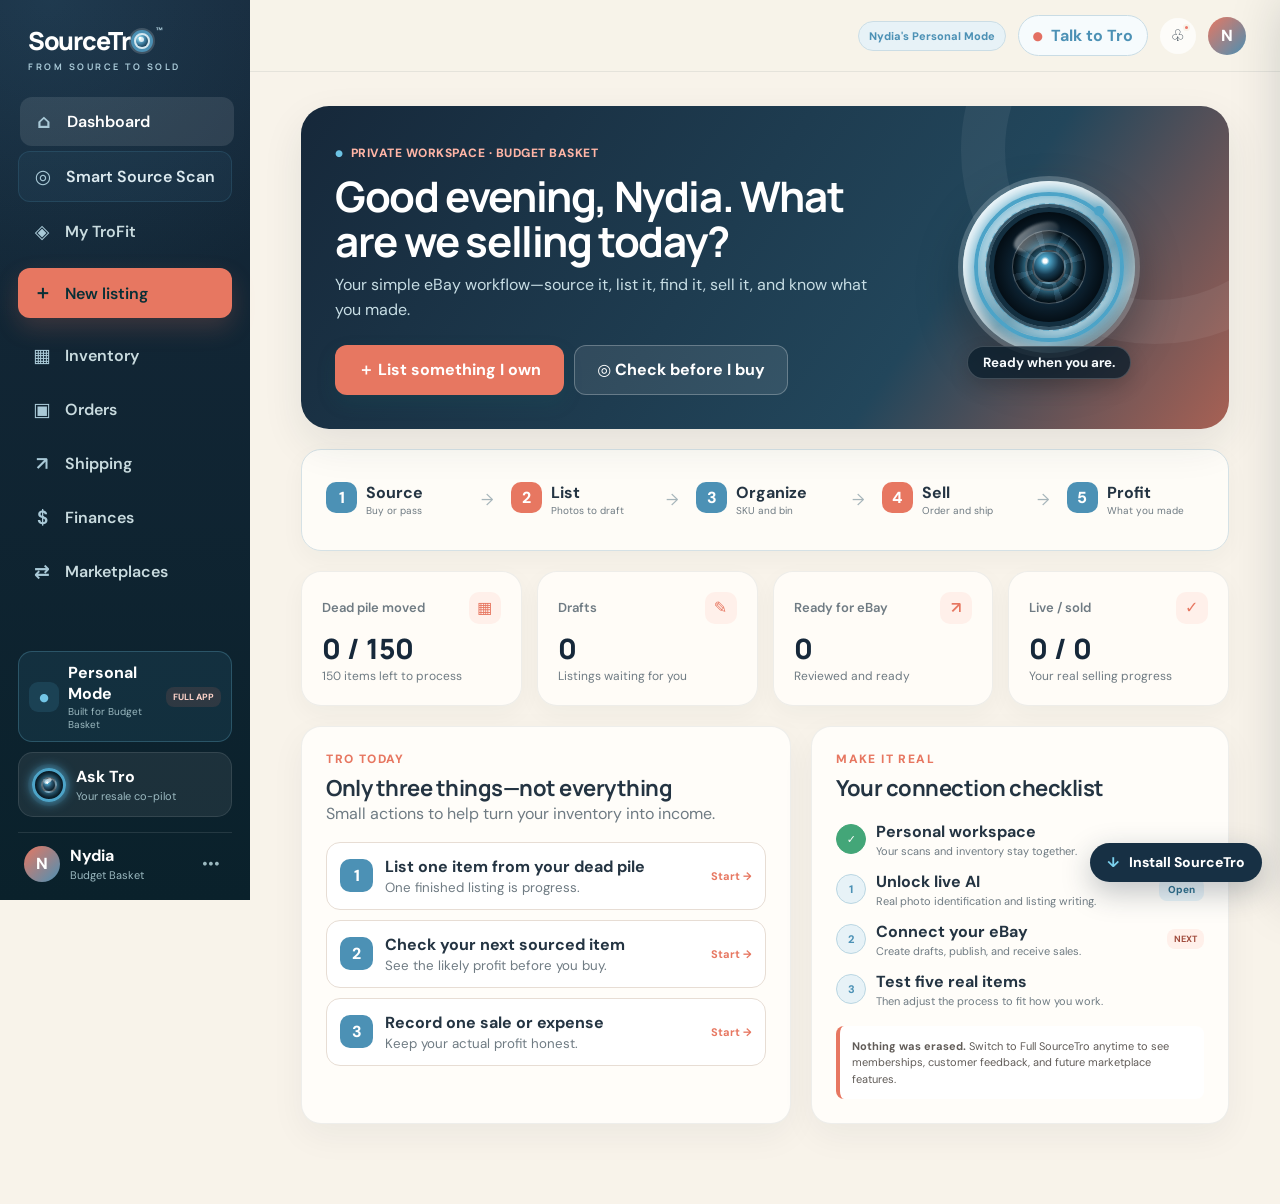
<file: index.html>
<!doctype html>
<html lang="en">
  <head>
    <meta charset="UTF-8" />
    <meta name="viewport" content="width=device-width, initial-scale=1.0" />
    <meta name="theme-color" content="#16283a" />
    <meta name="mobile-web-app-capable" content="yes" />
    <meta name="apple-mobile-web-app-capable" content="yes" />
    <meta name="apple-mobile-web-app-status-bar-style" content="default" />
    <meta name="apple-mobile-web-app-title" content="SourceTro" />
    <meta name="description" content="SourceTro helps resellers source smarter, list faster, stay organized, and sell more—from source to sold." />
    <title>SourceTro — From Source to Sold</title>
    <script>
      (() => {
        const url = new URL(window.location.href);
        if (url.searchParams.get("repair") !== "77") return;
        const removeOldWorkers = "serviceWorker" in navigator
          ? navigator.serviceWorker.getRegistrations().then((registrations) => Promise.all(
            registrations
              .filter((registration) => registration.scope.includes("/Sourcetro/"))
              .map((registration) => registration.unregister()),
          ))
          : Promise.resolve();
        const removeOldCaches = "caches" in window
          ? caches.keys().then((keys) => Promise.all(
            keys.filter((key) => key.startsWith("sourcetro-")).map((key) => caches.delete(key)),
          ))
          : Promise.resolve();
        Promise.allSettled([removeOldWorkers, removeOldCaches]).then(() => {
          url.searchParams.delete("repair");
          url.searchParams.set("app", "1");
          url.searchParams.set("v", "77");
          url.searchParams.set("recovered", "1");
          window.location.replace(`${url.pathname}?${url.searchParams.toString()}${url.hash || "#marketplaces"}`);
        });
      })();
    </script>
    <link rel="icon" href="assets/sourcetro-mark.svg" type="image/svg+xml" />
    <link rel="apple-touch-icon" href="assets/sourcetro-mark.svg" />
    <link rel="manifest" href="manifest.webmanifest?v=77" />
    <link rel="preconnect" href="https://fonts.googleapis.com" />
    <link rel="preconnect" href="https://fonts.gstatic.com" crossorigin />
    <link href="https://fonts.googleapis.com/css2?family=DM+Sans:wght@400;500;600;700&family=Manrope:wght@600;700;800&display=swap" rel="stylesheet" />
    <link rel="stylesheet" href="styles.css?v=77" />
    <link rel="stylesheet" href="mobile-navigation.css?v=77" />
  </head>
  <body>
    <div class="app-shell">
      <aside class="sidebar" id="sidebar">
        <div class="brand-block">
          <button class="brand" data-route="dashboard" aria-label="SourceTro dashboard">
            <span>SourceTr</span><span class="lens-o" aria-hidden="true"><i></i></span><sup class="brand-tm">™</sup>
          </button>
          <p>FROM SOURCE TO SOLD</p>
        </div>

        <nav class="side-nav" aria-label="Main navigation">
          <button class="nav-item active" data-route="dashboard"><span>⌂</span> Dashboard</button>
          <button class="nav-item scan-nav" data-route="source-scan"><span>◎</span> Smart Source Scan</button>
          <button class="nav-item" data-route="trofit"><span>◈</span> My TroFit</button>
          <button class="nav-item nav-primary" data-route="new-listing"><span>＋</span> New listing</button>
          <button class="nav-item" data-route="inventory"><span>▦</span> Inventory</button>
          <button class="nav-item" data-route="orders"><span>▣</span> Orders</button>
          <button class="nav-item" data-route="shipping"><span>↗</span> Shipping</button>
          <button class="nav-item" data-route="analytics" data-full-only><span>⌁</span> Analytics</button>
          <button class="nav-item" data-route="finances"><span>$</span> Finances</button>
          <button class="nav-item" data-route="marketplaces"><span>⇄</span> Marketplaces</button>
          <button class="nav-item" data-route="membership" data-full-only><span>◇</span> Membership</button>
          <button class="nav-item tell-tro-nav" data-route="tell-tro" data-full-only><span>✦</span> Tell Tro</button>
        </nav>

        <div class="sidebar-bottom">
          <button class="mode-switch" data-action="toggle-mode" aria-label="Switch between personal mode and the full SourceTro app">
            <span class="mode-switch-icon">●</span>
            <span><strong id="modeSwitchTitle">Personal Mode</strong><small id="modeSwitchNote">Built for Budget Basket</small></span>
            <b id="modeSwitchAction">Full app</b>
          </button>
          <button class="tro-card" id="openTroFromSidebar">
            <span class="tro-orb"><i></i></span>
            <span><strong>Ask Tro</strong><small>Your resale co-pilot</small></span>
          </button>
          <div class="profile-row">
            <span class="avatar">N</span>
            <span><strong>Nydia</strong><small>Budget Basket</small></span>
            <button class="icon-button" aria-label="Settings">•••</button>
          </div>
        </div>
      </aside>

      <main class="main-area">
        <header class="topbar">
          <button class="icon-button menu-button" id="menuButton" aria-label="Open navigation">☰</button>
          <div class="mobile-brand" aria-label="SourceTro"><span>SourceTr</span><span class="lens-o"><i></i></span><sup class="brand-tm">™</sup></div>
          <div class="topbar-actions">
            <span class="mode-badge" id="modeBadge">Personal Mode</span>
            <button class="voice-top" id="voiceQuickAction"><span>●</span> Talk to Tro</button>
            <button class="icon-button notification" aria-label="Notifications">♧<i></i></button>
            <span class="avatar top-avatar">N</span>
          </div>
        </header>

        <section class="page" id="page" aria-live="polite"></section>
      </main>
    </div>

    <div class="mobile-nav" aria-label="Mobile navigation">
      <button data-route="dashboard" class="active"><span>⌂</span>Home</button>
      <button data-route="source-scan"><span>◎</span>Scan</button>
      <button data-route="new-listing" class="mobile-add" aria-label="Create a listing">＋</button>
      <button data-route="inventory"><span>▦</span>Inventory</button>
      <button id="mobileTro"><span>◉</span>Tro</button>
    </div>

    <div class="drawer-overlay" id="drawerOverlay"></div>
    <aside class="tro-drawer" id="troDrawer" aria-label="Chat with Tro" aria-hidden="true">
      <header>
        <div class="tro-title"><span class="tro-orb"><i></i></span><span><strong>Tro</strong><small>Your trusted resale operator</small></span></div>
        <button class="icon-button" id="closeTro" aria-label="Close Tro">×</button>
      </header>
      <div class="tro-messages" id="troMessages">
        <div class="message tro-message">Hi Nydia! I’m Tro—your Trusted Resale Operator. Ask me anything about sourcing, pricing, listings, inventory, eBay, measurements, shipping, or your resale workflow.</div>
      </div>
      <div class="tro-suggestions">
        <button>What should I list today?</button>
        <button>Help me improve this listing</button>
        <button>Write a better eBay title</button>
      </div>
      <form class="tro-input" id="troForm">
        <button type="button" class="mic-button" id="troMic" aria-label="Speak to Tro">●</button>
        <input id="troInput" placeholder="Ask Tro anything…" autocomplete="off" />
        <button type="submit" class="send-button" aria-label="Send">➜</button>
      </form>
    </aside>

    <button class="tell-tro-float" data-route="tell-tro" data-full-only aria-label="Tell Tro what you think">
      <span class="tro-orb"><i></i></span>
      <span><strong>Tell Tro</strong><small>Help shape SourceTro</small></span>
    </button>

    <div class="toast" id="toast" role="status"></div>
    <script src="trusted-session.js?v=77"></script>
    <script src="phone-stability-v52.js?v=77"></script>
    <script src="mobile-image-pipeline-v52.js?v=77"></script>
    <script src="app.js?v=77"></script>
    <script src="tro-chat.js?v=77"></script>
    <script src="memory-guard.js?v=77"></script>
    <script src="ebay-oauth.js?v=77"></script>
    <script src="ebay-import.js?v=77"></script>
    <script src="ebay-edit-safety.js?v=77"></script>
    <script src="seller-workflow.js?v=77"></script>
    <script src="discovery-scan-v52.js?v=77"></script>
    <script src="cloud-sync.js?v=77"></script>
    <script src="sync-recovery.js?v=77"></script>
    <script src="mobile-inventory-edit.js?v=77"></script>
    <script src="ui-stability.js?v=77"></script>
    <script src="secure-access-v56.js?v=77"></script>
    <script src="install-app.js?v=77"></script>
    <script src="pwa-update.js?v=77"></script>
  </body>
</html>
</file>
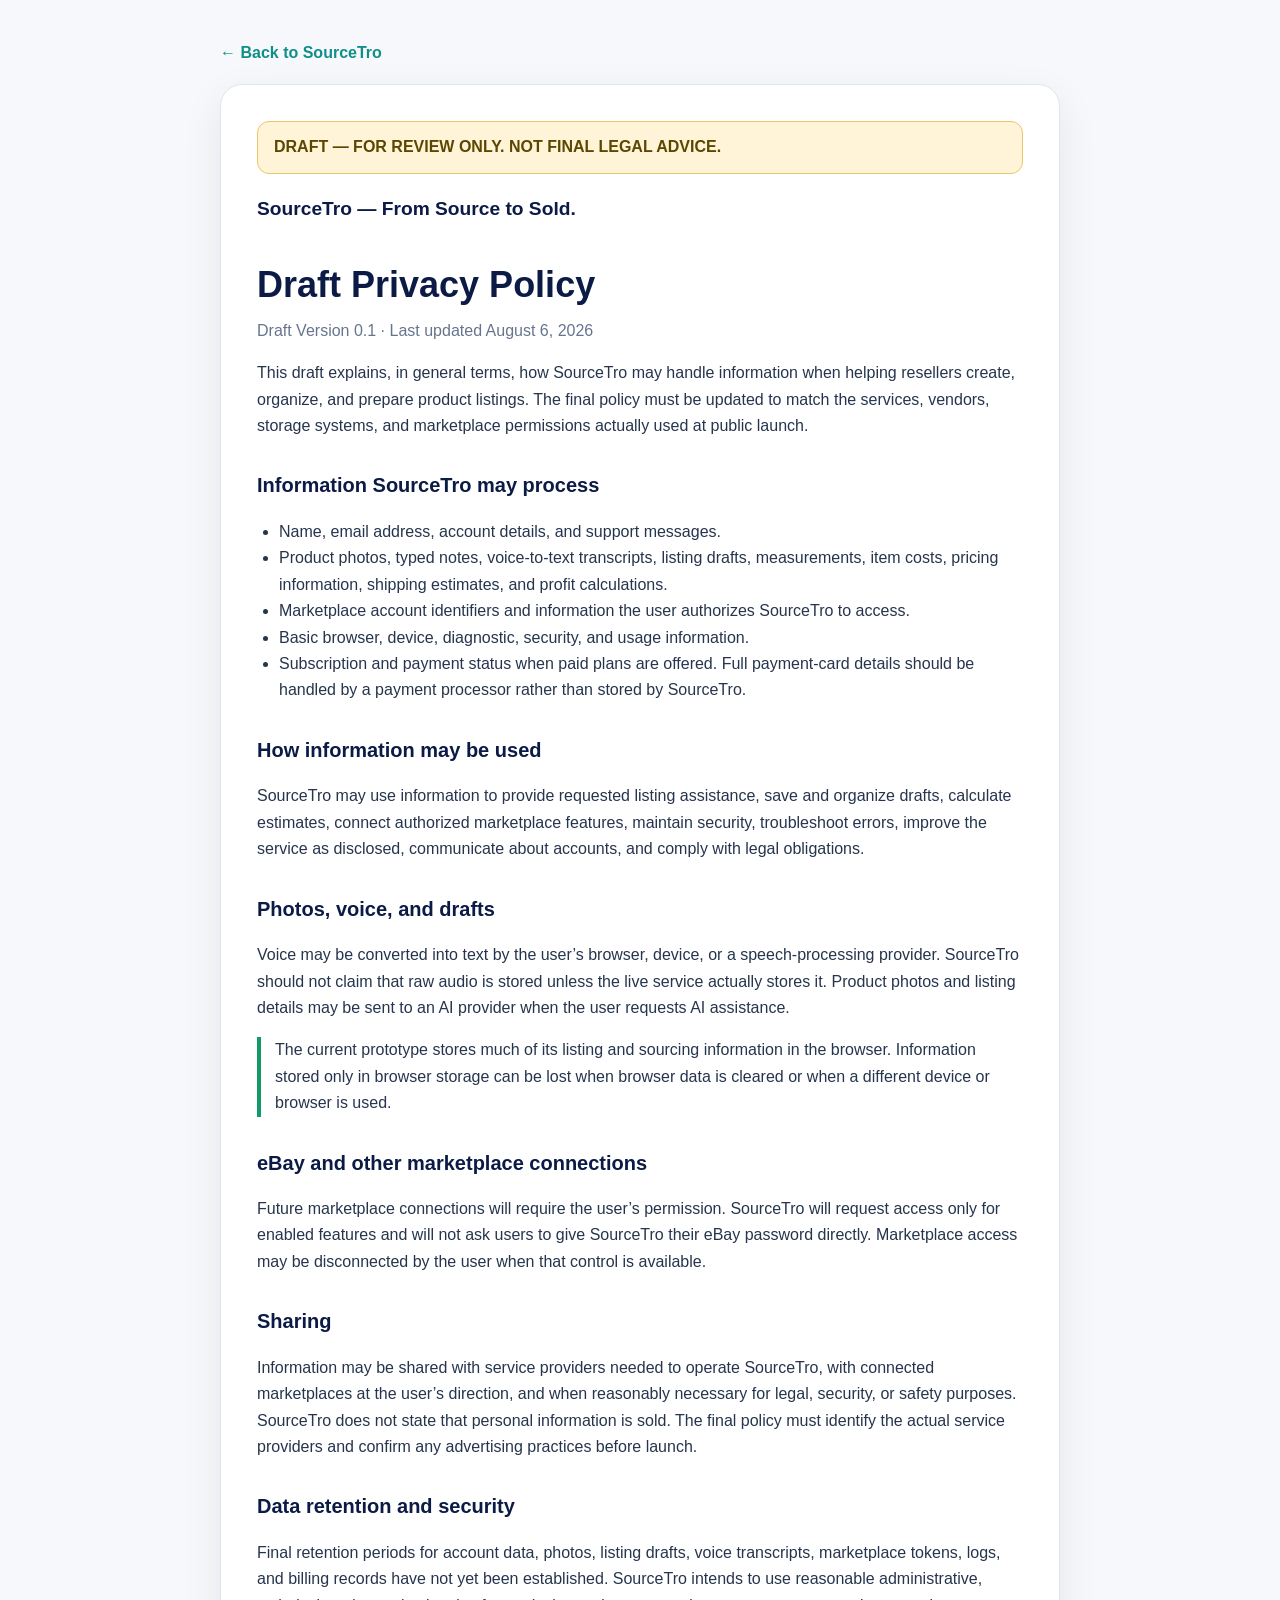
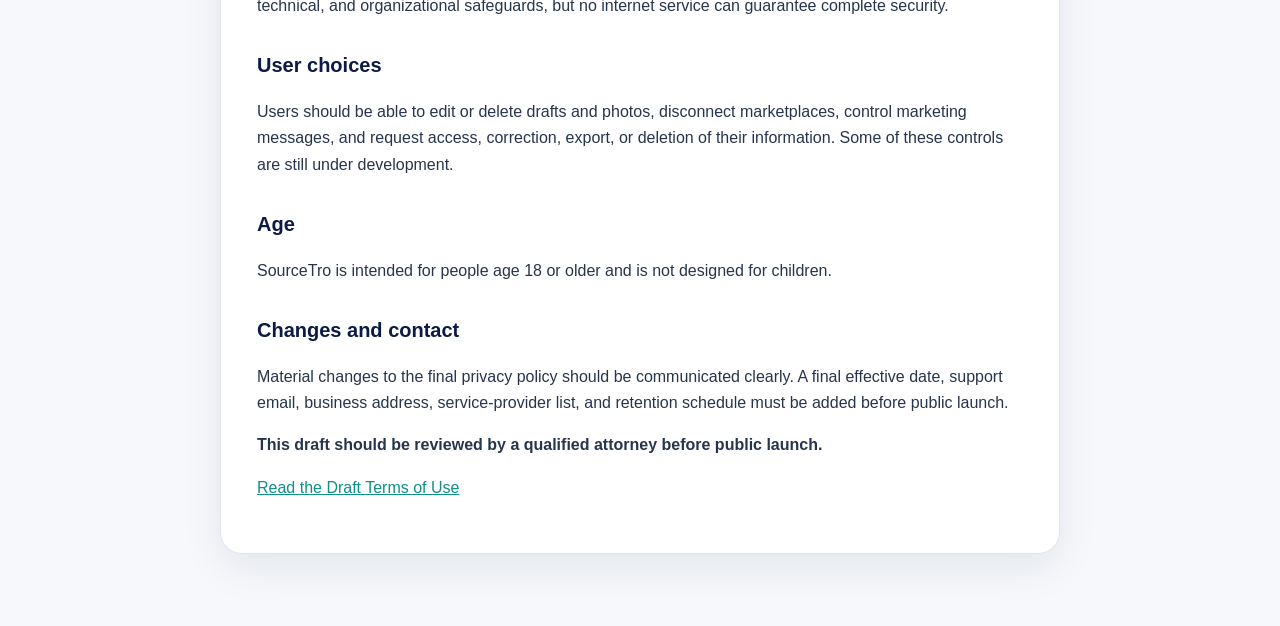
<file: privacy.html>
<!doctype html>
<html lang="en">
<head>
  <meta charset="utf-8" />
  <meta name="viewport" content="width=device-width, initial-scale=1" />
  <title>SourceTro Draft Privacy Policy</title>
  <meta name="description" content="Draft privacy policy for SourceTro." />
  <style>
    :root{--navy:#0b1b46;--teal:#0f8f88;--green:#149a68;--bg:#f6f8fb;--line:#dfe6ee;--text:#26354d}
    *{box-sizing:border-box}body{margin:0;background:var(--bg);color:var(--text);font:16px/1.65 Arial,sans-serif}.wrap{max-width:880px;margin:0 auto;padding:40px 20px 72px}.card{background:#fff;border:1px solid var(--line);border-radius:22px;padding:36px;box-shadow:0 14px 40px rgba(11,27,70,.08)}.draft{padding:12px 16px;border-radius:12px;background:#fff4d8;border:1px solid #e8c76c;color:#5c4700;font-weight:700}h1,h2{color:var(--navy)}h1{font-size:2.25rem;margin-bottom:4px}h2{margin-top:30px;font-size:1.25rem}a{color:var(--teal)}.brand{font-weight:800;color:var(--navy);font-size:1.2rem}.meta{color:#66758d;margin-top:0}.back{display:inline-block;margin-bottom:18px;text-decoration:none;font-weight:700}.note{border-left:4px solid var(--green);padding-left:14px}ul{padding-left:22px}@media(max-width:600px){.wrap{padding:18px 12px 48px}.card{padding:23px;border-radius:16px}h1{font-size:1.8rem}}
  </style>
</head>
<body>
  <main class="wrap">
    <a class="back" href="./">← Back to SourceTro</a>
    <article class="card">
      <div class="draft">DRAFT — FOR REVIEW ONLY. NOT FINAL LEGAL ADVICE.</div>
      <p class="brand">SourceTro — From Source to Sold.</p>
      <h1>Draft Privacy Policy</h1>
      <p class="meta">Draft Version 0.1 · Last updated August 6, 2026</p>

      <p>This draft explains, in general terms, how SourceTro may handle information when helping resellers create, organize, and prepare product listings. The final policy must be updated to match the services, vendors, storage systems, and marketplace permissions actually used at public launch.</p>

      <h2>Information SourceTro may process</h2>
      <ul>
        <li>Name, email address, account details, and support messages.</li>
        <li>Product photos, typed notes, voice-to-text transcripts, listing drafts, measurements, item costs, pricing information, shipping estimates, and profit calculations.</li>
        <li>Marketplace account identifiers and information the user authorizes SourceTro to access.</li>
        <li>Basic browser, device, diagnostic, security, and usage information.</li>
        <li>Subscription and payment status when paid plans are offered. Full payment-card details should be handled by a payment processor rather than stored by SourceTro.</li>
      </ul>

      <h2>How information may be used</h2>
      <p>SourceTro may use information to provide requested listing assistance, save and organize drafts, calculate estimates, connect authorized marketplace features, maintain security, troubleshoot errors, improve the service as disclosed, communicate about accounts, and comply with legal obligations.</p>

      <h2>Photos, voice, and drafts</h2>
      <p>Voice may be converted into text by the user’s browser, device, or a speech-processing provider. SourceTro should not claim that raw audio is stored unless the live service actually stores it. Product photos and listing details may be sent to an AI provider when the user requests AI assistance.</p>
      <p class="note">The current prototype stores much of its listing and sourcing information in the browser. Information stored only in browser storage can be lost when browser data is cleared or when a different device or browser is used.</p>

      <h2>eBay and other marketplace connections</h2>
      <p>Future marketplace connections will require the user’s permission. SourceTro will request access only for enabled features and will not ask users to give SourceTro their eBay password directly. Marketplace access may be disconnected by the user when that control is available.</p>

      <h2>Sharing</h2>
      <p>Information may be shared with service providers needed to operate SourceTro, with connected marketplaces at the user’s direction, and when reasonably necessary for legal, security, or safety purposes. SourceTro does not state that personal information is sold. The final policy must identify the actual service providers and confirm any advertising practices before launch.</p>

      <h2>Data retention and security</h2>
      <p>Final retention periods for account data, photos, listing drafts, voice transcripts, marketplace tokens, logs, and billing records have not yet been established. SourceTro intends to use reasonable administrative, technical, and organizational safeguards, but no internet service can guarantee complete security.</p>

      <h2>User choices</h2>
      <p>Users should be able to edit or delete drafts and photos, disconnect marketplaces, control marketing messages, and request access, correction, export, or deletion of their information. Some of these controls are still under development.</p>

      <h2>Age</h2>
      <p>SourceTro is intended for people age 18 or older and is not designed for children.</p>

      <h2>Changes and contact</h2>
      <p>Material changes to the final privacy policy should be communicated clearly. A final effective date, support email, business address, service-provider list, and retention schedule must be added before public launch.</p>

      <p><strong>This draft should be reviewed by a qualified attorney before public launch.</strong></p>
      <p><a href="terms.html">Read the Draft Terms of Use</a></p>
    </article>
  </main>
</body>
</html>
</file>
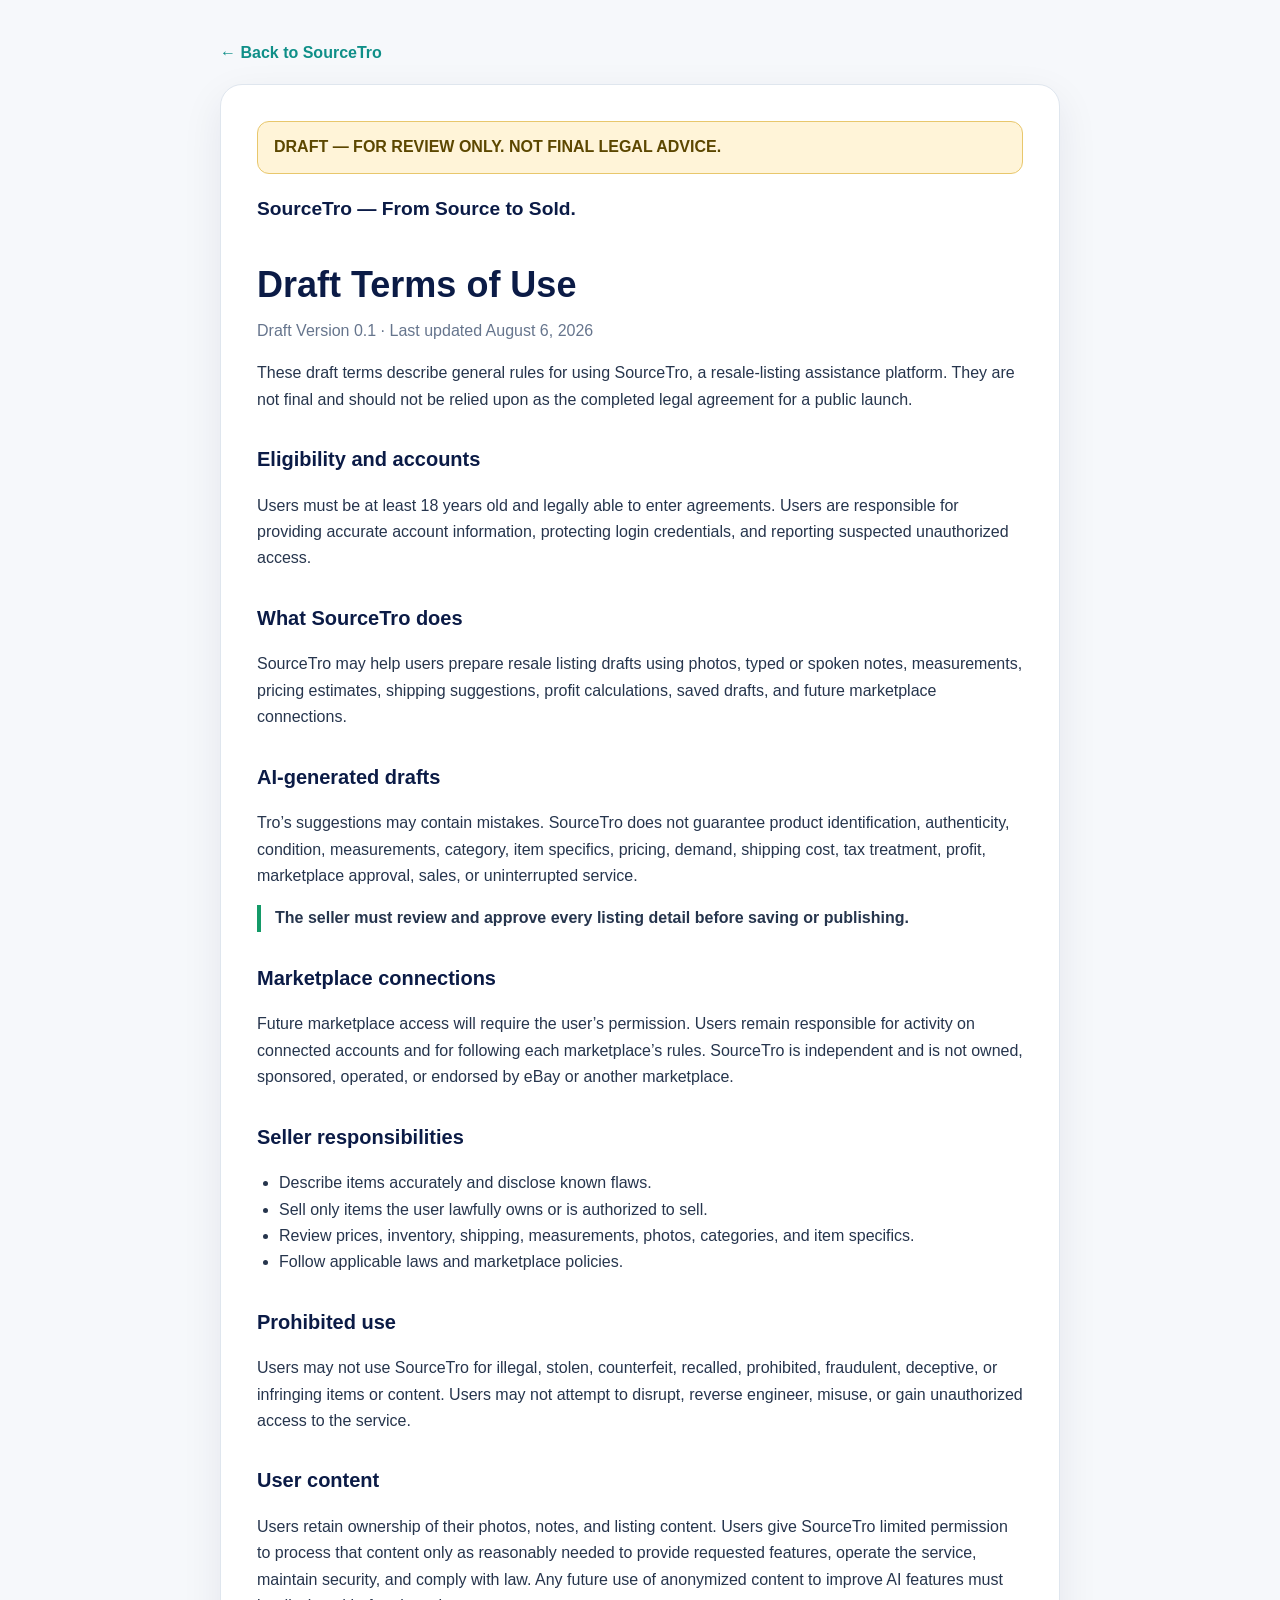
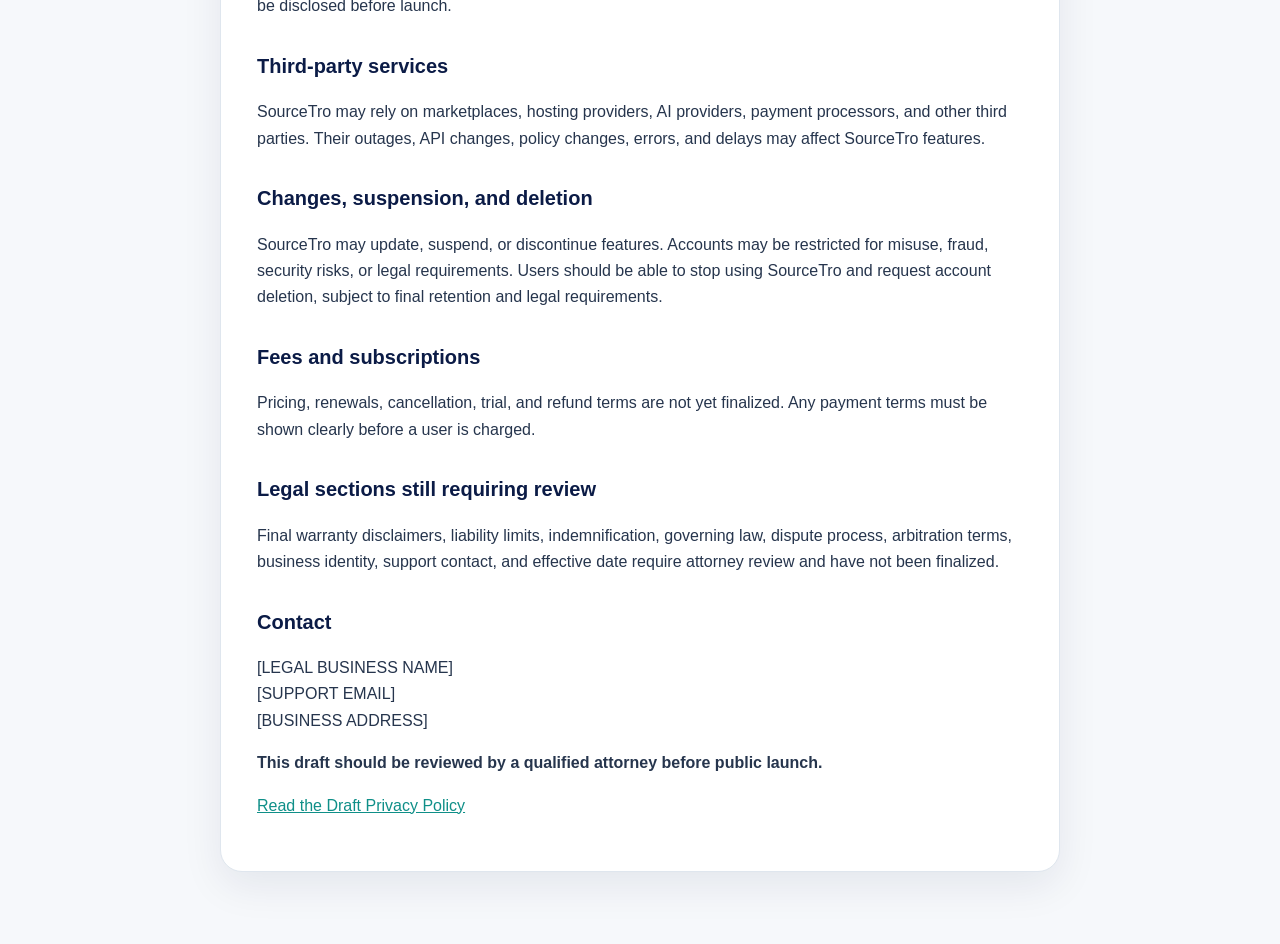
<file: terms.html>
<!doctype html>
<html lang="en">
<head>
  <meta charset="utf-8" />
  <meta name="viewport" content="width=device-width, initial-scale=1" />
  <title>SourceTro Draft Terms of Use</title>
  <meta name="description" content="Draft terms of use for SourceTro." />
  <style>
    :root{--navy:#0b1b46;--teal:#0f8f88;--green:#149a68;--bg:#f6f8fb;--line:#dfe6ee;--text:#26354d}
    *{box-sizing:border-box}body{margin:0;background:var(--bg);color:var(--text);font:16px/1.65 Arial,sans-serif}.wrap{max-width:880px;margin:0 auto;padding:40px 20px 72px}.card{background:#fff;border:1px solid var(--line);border-radius:22px;padding:36px;box-shadow:0 14px 40px rgba(11,27,70,.08)}.draft{padding:12px 16px;border-radius:12px;background:#fff4d8;border:1px solid #e8c76c;color:#5c4700;font-weight:700}h1,h2{color:var(--navy)}h1{font-size:2.25rem;margin-bottom:4px}h2{margin-top:30px;font-size:1.25rem}a{color:var(--teal)}.brand{font-weight:800;color:var(--navy);font-size:1.2rem}.meta{color:#66758d;margin-top:0}.back{display:inline-block;margin-bottom:18px;text-decoration:none;font-weight:700}.note{border-left:4px solid var(--green);padding-left:14px}ul{padding-left:22px}@media(max-width:600px){.wrap{padding:18px 12px 48px}.card{padding:23px;border-radius:16px}h1{font-size:1.8rem}}
  </style>
</head>
<body>
  <main class="wrap">
    <a class="back" href="./">← Back to SourceTro</a>
    <article class="card">
      <div class="draft">DRAFT — FOR REVIEW ONLY. NOT FINAL LEGAL ADVICE.</div>
      <p class="brand">SourceTro — From Source to Sold.</p>
      <h1>Draft Terms of Use</h1>
      <p class="meta">Draft Version 0.1 · Last updated August 6, 2026</p>

      <p>These draft terms describe general rules for using SourceTro, a resale-listing assistance platform. They are not final and should not be relied upon as the completed legal agreement for a public launch.</p>

      <h2>Eligibility and accounts</h2>
      <p>Users must be at least 18 years old and legally able to enter agreements. Users are responsible for providing accurate account information, protecting login credentials, and reporting suspected unauthorized access.</p>

      <h2>What SourceTro does</h2>
      <p>SourceTro may help users prepare resale listing drafts using photos, typed or spoken notes, measurements, pricing estimates, shipping suggestions, profit calculations, saved drafts, and future marketplace connections.</p>

      <h2>AI-generated drafts</h2>
      <p>Tro’s suggestions may contain mistakes. SourceTro does not guarantee product identification, authenticity, condition, measurements, category, item specifics, pricing, demand, shipping cost, tax treatment, profit, marketplace approval, sales, or uninterrupted service.</p>
      <p class="note"><strong>The seller must review and approve every listing detail before saving or publishing.</strong></p>

      <h2>Marketplace connections</h2>
      <p>Future marketplace access will require the user’s permission. Users remain responsible for activity on connected accounts and for following each marketplace’s rules. SourceTro is independent and is not owned, sponsored, operated, or endorsed by eBay or another marketplace.</p>

      <h2>Seller responsibilities</h2>
      <ul>
        <li>Describe items accurately and disclose known flaws.</li>
        <li>Sell only items the user lawfully owns or is authorized to sell.</li>
        <li>Review prices, inventory, shipping, measurements, photos, categories, and item specifics.</li>
        <li>Follow applicable laws and marketplace policies.</li>
      </ul>

      <h2>Prohibited use</h2>
      <p>Users may not use SourceTro for illegal, stolen, counterfeit, recalled, prohibited, fraudulent, deceptive, or infringing items or content. Users may not attempt to disrupt, reverse engineer, misuse, or gain unauthorized access to the service.</p>

      <h2>User content</h2>
      <p>Users retain ownership of their photos, notes, and listing content. Users give SourceTro limited permission to process that content only as reasonably needed to provide requested features, operate the service, maintain security, and comply with law. Any future use of anonymized content to improve AI features must be disclosed before launch.</p>

      <h2>Third-party services</h2>
      <p>SourceTro may rely on marketplaces, hosting providers, AI providers, payment processors, and other third parties. Their outages, API changes, policy changes, errors, and delays may affect SourceTro features.</p>

      <h2>Changes, suspension, and deletion</h2>
      <p>SourceTro may update, suspend, or discontinue features. Accounts may be restricted for misuse, fraud, security risks, or legal requirements. Users should be able to stop using SourceTro and request account deletion, subject to final retention and legal requirements.</p>

      <h2>Fees and subscriptions</h2>
      <p>Pricing, renewals, cancellation, trial, and refund terms are not yet finalized. Any payment terms must be shown clearly before a user is charged.</p>

      <h2>Legal sections still requiring review</h2>
      <p>Final warranty disclaimers, liability limits, indemnification, governing law, dispute process, arbitration terms, business identity, support contact, and effective date require attorney review and have not been finalized.</p>

      <h2>Contact</h2>
      <p>[LEGAL BUSINESS NAME]<br>[SUPPORT EMAIL]<br>[BUSINESS ADDRESS]</p>

      <p><strong>This draft should be reviewed by a qualified attorney before public launch.</strong></p>
      <p><a href="privacy.html">Read the Draft Privacy Policy</a></p>
    </article>
  </main>
</body>
</html>
</file>
<file: styles.css>
:root {
  --navy: #16283a;
  --navy-soft: #243b53;
  --coral: #e77761;
  --coral-deep: #c95e4c;
  --coral-soft: #fff0ea;
  --blue: #4c91b5;
  --blue-soft: #e7f2f7;
  --teal: var(--coral);
  --teal-2: var(--blue);
  --mint: var(--coral-soft);
  --cream: #f8f3ea;
  --paper: #fffdf9;
  --ink: #243442;
  --muted: #6f7b83;
  --line: #e7ddd4;
  --gold: #d8a23c;
  --danger: #b84d4d;
  --success: #43a678;
  --shadow: 0 16px 42px rgba(22, 40, 58, 0.09);
  --radius: 20px;
}

[hidden] { display: none !important; }

* { box-sizing: border-box; }

html { scroll-behavior: smooth; }

body {
  margin: 0;
  min-width: 320px;
  color: var(--ink);
  background: var(--cream);
  font-family: "DM Sans", system-ui, sans-serif;
  -webkit-font-smoothing: antialiased;
}

button, input, select, textarea { font: inherit; }
button { cursor: pointer; }

.app-shell { min-height: 100vh; display: grid; grid-template-columns: 250px 1fr; }

.sidebar {
  position: fixed;
  inset: 0 auto 0 0;
  width: 250px;
  z-index: 30;
  display: flex;
  flex-direction: column;
  padding: 28px 18px 18px;
  color: white;
  background:
    radial-gradient(circle at 20% 0%, rgba(76,145,181,.17), transparent 35%),
    linear-gradient(180deg, var(--navy), #0a212b);
}

.brand-block { padding: 0 10px 26px; }
.brand { display: flex; align-items: center; padding: 0; border: 0; color: white; background: transparent; font: 800 25px/1 "Manrope", sans-serif; letter-spacing: -1.3px; }
.brand-tm { align-self: flex-start; margin: -2px 0 0 3px; color: #a9c9d7; font: 700 8px/1 "DM Sans", sans-serif; letter-spacing: 0; }
.brand-block p { margin: 9px 0 0; color: #a9c9d7; font: 700 9px/1 "Manrope"; letter-spacing: 2.5px; }
.lens-o { position: relative; width: 22px; height: 22px; margin-left: 1px; display: inline-grid; place-items: center; border: 3px solid #4c91b5; border-radius: 50%; background: #eef7fb; box-shadow: 0 0 0 2px rgba(255,255,255,.16), inset 0 0 8px rgba(76,145,181,.3); }
.lens-o::before { content: ""; width: 12px; height: 12px; border-radius: 50%; background: radial-gradient(circle at 32% 28%, white 0 10%, #8fd5e8 12%, #4c91b5 38%, #173f58 78%); }
.lens-o i { position: absolute; width: 5px; height: 5px; top: 4px; left: 5px; border-radius: 50%; background: rgba(255,255,255,.75); }

.side-nav { display: grid; gap: 5px; }
.nav-item { width: 100%; display: flex; align-items: center; gap: 12px; padding: 12px 13px; border: 0; border-radius: 12px; color: #c9dbdf; background: transparent; text-align: left; font-weight: 600; transition: .18s ease; }
.nav-item span { width: 22px; color: #a9c9d7; font-size: 19px; text-align: center; }
.nav-item:hover, .nav-item.active { color: white; background: rgba(255,255,255,.1); transform: translateX(2px); }
.nav-item.nav-primary { margin: 7px 0 8px; color: #082f36; background: var(--coral); box-shadow: 0 10px 24px rgba(231,119,97,.2); }
.nav-item.nav-primary span { color: #082f36; }
.nav-item.scan-nav { color: #dceaf0; border: 1px solid rgba(76,145,181,.2); background: rgba(76,145,181,.08); }
.nav-item.scan-nav.active { color: white; background: rgba(76,145,181,.22); }

.sidebar-bottom { margin-top: auto; }
.mode-switch { width: 100%; display: grid; grid-template-columns: auto 1fr auto; align-items: center; gap: 9px; margin-bottom: 10px; padding: 10px; border: 1px solid rgba(104,184,211,.28); border-radius: 14px; color: white; background: rgba(76,164,200,.1); text-align: left; }
.mode-switch:hover { background: rgba(76,164,200,.18); }
.mode-switch-icon { display: grid; place-items: center; width: 30px; height: 30px; border-radius: 9px; color: #72c5e6; background: rgba(76,164,200,.16); font-size: 11px; }
.mode-switch > span:nth-child(2) { display: grid; gap: 1px; }
.mode-switch small { color: #9bb9c0; font-size: 10px; }
.mode-switch b { padding: 4px 7px; border-radius: 8px; color: #ffd4ca; background: rgba(231,119,97,.13); font-size: 9px; text-transform: uppercase; }
.tro-card { width: 100%; display: flex; align-items: center; gap: 10px; padding: 13px; border: 1px solid rgba(255,255,255,.1); border-radius: 15px; color: white; background: rgba(255,255,255,.07); text-align: left; }
.tro-card span:nth-child(2), .profile-row span:nth-child(2), .tro-title > span:last-child { display: grid; gap: 2px; }
.tro-card small, .profile-row small, .tro-title small { color: #9bb9c0; font-size: 11px; }
.tro-orb { --orb-glow: #4da4c8; position: relative; flex: 0 0 34px; width: 34px; height: 34px; overflow: hidden; border: 3px solid var(--orb-glow); border-radius: 50%; background: radial-gradient(circle, #24495f 0 18%, #0b2230 62%, #06151f 100%); box-shadow: 0 0 0 4px rgba(76,145,181,.1), 0 0 12px var(--orb-glow), inset 0 0 9px rgba(0,0,0,.8); transition: border-color .25s ease, box-shadow .25s ease; }
.tro-orb::before { content: ""; position: absolute; inset: 6px; border: 2px solid rgba(255,255,255,.32); border-radius: 50%; background: radial-gradient(circle at 36% 30%, white 0 7%, var(--orb-glow) 13%, #28516a 42%, #071923 78%); box-shadow: 0 0 8px var(--orb-glow); }
.tro-orb::after { content: ""; position: absolute; width: 8px; height: 4px; top: 8px; left: 9px; border-radius: 50%; background: rgba(255,255,255,.65); transform: rotate(-28deg); }
.tro-orb[data-mood="listening"] { --orb-glow: #3fa7d6; animation: tro-orb-pulse .75s ease-in-out infinite alternate; }
.tro-orb[data-mood="thinking"] { --orb-glow: #e1a23a; }
.tro-orb[data-mood="working"] { --orb-glow: #e77761; animation: tro-orb-spin 1s linear infinite; }
.tro-orb[data-mood="success"] { --orb-glow: #43a678; animation: tro-orb-pulse .55s ease-in-out 3 alternate; }
.tro-orb i { display: none; }
.profile-row { display: flex; align-items: center; gap: 10px; margin-top: 15px; padding: 12px 6px 0; border-top: 1px solid rgba(255,255,255,.1); }
.profile-row .icon-button { margin-left: auto; color: #9bb9c0; }
.avatar { display: inline-grid; place-items: center; width: 36px; height: 36px; border-radius: 50%; color: white; background: linear-gradient(135deg, var(--coral), var(--blue)); font-weight: 800; }

.main-area { grid-column: 2; min-width: 0; }
.topbar { position: sticky; top: 0; z-index: 20; height: 72px; display: flex; align-items: center; justify-content: flex-end; padding: 0 34px; border-bottom: 1px solid rgba(24,48,57,.08); background: rgba(247,243,233,.9); backdrop-filter: blur(14px); }
.topbar-actions { display: flex; align-items: center; gap: 12px; }
.mode-badge { padding: 7px 10px; border: 1px solid #cbdde5; border-radius: 999px; color: var(--blue); background: var(--blue-soft); font-size: 11px; font-weight: 800; }
.icon-button { display: inline-grid; place-items: center; border: 0; color: var(--ink); background: transparent; }
.voice-top { display: flex; align-items: center; gap: 8px; padding: 9px 14px; border: 1px solid #c9dce5; border-radius: 999px; color: var(--blue); background: #f6fbfd; font-weight: 700; }
.voice-top span { color: #e36f62; font-size: 12px; }
.notification { position: relative; width: 36px; height: 36px; border-radius: 50%; background: rgba(255,255,255,.7); }
.notification i { position: absolute; top: 6px; right: 6px; width: 7px; height: 7px; border: 2px solid var(--cream); border-radius: 50%; background: #ec7668; }
.top-avatar { width: 38px; height: 38px; }
.menu-button, .mobile-brand { display: none; }

.page { width: min(1280px, 100%); margin: 0 auto; padding: 34px clamp(22px, 4vw, 54px) 80px; }
.page-header { display: flex; align-items: flex-end; justify-content: space-between; gap: 18px; margin-bottom: 26px; }
.eyebrow { margin: 0 0 6px; color: var(--teal); font-weight: 800; font-size: 12px; letter-spacing: 1.4px; text-transform: uppercase; }
h1, h2, h3, p { margin-top: 0; }
h1, h2, h3 { font-family: "Manrope", sans-serif; }
h1 { margin-bottom: 7px; color: var(--navy); font-size: clamp(29px, 4vw, 42px); line-height: 1.08; letter-spacing: -1.4px; }
h2 { margin-bottom: 6px; font-size: 22px; letter-spacing: -.5px; }
h3 { font-size: 16px; }
.subtext, .muted { color: var(--muted); }

.button { display: inline-flex; align-items: center; justify-content: center; gap: 8px; min-height: 42px; padding: 10px 16px; border: 1px solid transparent; border-radius: 12px; color: white; background: var(--teal); font-weight: 700; box-shadow: 0 8px 20px rgba(15,118,110,.13); }
.button:hover { background: var(--coral-deep); transform: translateY(-1px); }
.button.secondary { color: var(--ink); border-color: var(--line); background: white; box-shadow: none; }
.button.ghost { color: var(--teal); background: transparent; box-shadow: none; }
.button.danger { background: var(--danger); }
.button:disabled { opacity: .5; cursor: not-allowed; transform: none; }
.button.large { min-height: 50px; padding-inline: 22px; }
.button.full { width: 100%; }

.hero-card { position: relative; overflow: hidden; display: grid; grid-template-columns: 1.25fr .75fr; gap: 28px; padding: 32px; border-radius: 28px; color: white; background: linear-gradient(120deg, var(--navy) 0%, #244a5f 68%, #8d554c 100%); box-shadow: var(--shadow); }
.hero-card::after { content: ""; position: absolute; width: 260px; height: 260px; right: -80px; top: -110px; border: 40px solid rgba(240,138,114,.14); border-radius: 50%; }
.hero-card .eyebrow { color: #f7b2a3; }
.hero-card h1 { color: white; }
.hero-card p { max-width: 600px; color: #c7dde0; line-height: 1.65; }
.hero-actions { display: flex; flex-wrap: wrap; gap: 10px; margin-top: 22px; }
.hero-card .button.secondary { color: white; border-color: rgba(255,255,255,.25); background: rgba(255,255,255,.09); }
.hero-lens { position: relative; z-index: 1; display: grid; place-items: center; min-height: 220px; }
.tro-character { --tro-glow: #4da4c8; position: relative; width: 196px; height: 196px; display: grid; place-items: center; padding: 0; border: 0; color: inherit; background: transparent; filter: drop-shadow(0 20px 22px rgba(0,0,0,.28)); transition: transform .22s ease, filter .22s ease; }
.tro-character:hover { transform: translateY(-4px) scale(1.025); filter: drop-shadow(0 25px 26px rgba(0,0,0,.32)); }
.tro-character:active { transform: translateY(-1px) scale(.99); }
.tro-character:focus-visible { outline: 3px solid #78b9d5; outline-offset: 5px; border-radius: 50%; }
.tro-lens-body { position: relative; z-index: 2; width: 172px; height: 172px; display: grid; place-items: center; border-radius: 50%; background: linear-gradient(145deg, #ffffff 3%, #dfe7e9 30%, #91a6af 58%, #f7fbfc 76%, #6c818c 100%); box-shadow: 0 0 0 5px rgba(255,255,255,.2), inset 8px 9px 17px rgba(255,255,255,.92), inset -10px -12px 20px rgba(16,42,53,.4); }
.tro-lens-body::before { content: ""; position: absolute; inset: 11px; border: 4px solid var(--tro-glow); border-radius: 50%; box-shadow: 0 0 18px var(--tro-glow), inset 0 0 12px var(--tro-glow); transition: border-color .3s ease, box-shadow .3s ease; }
.tro-lens-body::after { content: ""; position: absolute; width: 10px; height: 10px; top: 25px; right: 31px; border-radius: 50%; background: var(--tro-glow); box-shadow: 0 0 12px var(--tro-glow); transition: background .3s ease, box-shadow .3s ease; }
.tro-focus-ring { position: absolute; inset: 22px; z-index: 1; border: 2px dashed var(--tro-glow); border-radius: 50%; opacity: .58; }
.tro-glass { position: relative; z-index: 2; width: 120px; height: 120px; overflow: hidden; border: 5px solid #132f40; border-radius: 50%; background: radial-gradient(circle at 50% 54%, #244b63 0, #132e42 35%, #081b29 70%, #020a10 100%); box-shadow: inset 0 0 34px rgba(0,0,0,.9), 0 0 0 3px #355466, 0 0 22px var(--tro-glow); transition: box-shadow .3s ease; }
.tro-glass::before { content: ""; position: absolute; inset: 18px; border: 1px solid rgba(255,255,255,.24); border-radius: 50%; background: repeating-conic-gradient(from 22deg, rgba(255,255,255,.08) 0 12deg, rgba(3,14,22,.6) 12deg 45deg); box-shadow: inset 0 0 18px rgba(0,0,0,.85); }
.tro-shine { position: absolute; z-index: 4; width: 49px; height: 23px; top: 13px; left: 18px; border-radius: 50%; background: linear-gradient(145deg, rgba(255,255,255,.52), rgba(255,255,255,0)); transform: rotate(-26deg); filter: blur(1px); }
.tro-aperture { position: absolute; inset: 31px; z-index: 2; border: 2px solid rgba(255,255,255,.28); border-radius: 50%; box-shadow: 0 0 14px var(--tro-glow), inset 0 0 10px rgba(0,0,0,.8); }
.tro-core { position: absolute; z-index: 3; width: 34px; height: 34px; left: 50%; top: 50%; border: 2px solid rgba(255,255,255,.26); border-radius: 50%; background: radial-gradient(circle at 37% 30%, white 0 7%, var(--tro-glow) 15%, #173c52 48%, #020a10 80%); box-shadow: 0 0 16px var(--tro-glow); transform: translate(-50%,-50%); transition: background .3s ease, box-shadow .3s ease; }
.tro-status { position: absolute; bottom: -2px; min-width: 164px; padding: 7px 12px; border: 1px solid rgba(255,255,255,.18); border-radius: 999px; color: #f7fbfd; background: rgba(9,29,43,.78); box-shadow: 0 8px 20px rgba(0,0,0,.16); font-weight: 700; text-align: center; }

.tro-character[data-mood="ready"] { --tro-glow: #4da4c8; }
.tro-character[data-mood="listening"] { --tro-glow: #3fa7d6; }
.tro-character[data-mood="thinking"] { --tro-glow: #e1a23a; }
.tro-character[data-mood="working"] { --tro-glow: #e77761; }
.tro-character[data-mood="success"] { --tro-glow: #43a678; }
.tro-character[data-mood="ready"] .tro-core { animation: tro-breathe 2.4s ease-in-out infinite alternate; }
.tro-character[data-mood="listening"] .tro-lens-body { animation: tro-listen .75s ease-in-out infinite alternate; }
.tro-character[data-mood="listening"] .tro-focus-ring { animation: tro-ring-pulse .75s ease-in-out infinite alternate; }
.tro-character[data-mood="thinking"] .tro-focus-ring { animation: tro-focus 1.1s linear infinite; }
.tro-character[data-mood="thinking"] .tro-core { animation: tro-think 1s ease-in-out infinite alternate; }
.tro-character[data-mood="working"] .tro-aperture { animation: tro-aperture-spin .9s linear infinite; }
.tro-character[data-mood="working"] .tro-shine { animation: tro-scan 1.1s ease-in-out infinite; }
.tro-character[data-mood="success"] .tro-lens-body::before { animation: tro-success .7s ease-in-out 3 alternate; }

@keyframes tro-focus { to { transform: rotate(360deg); } }
@keyframes tro-listen { from { transform: scale(1); } to { transform: scale(1.035); } }
@keyframes tro-ring-pulse { from { opacity: .35; transform: scale(.94); } to { opacity: 1; transform: scale(1.06); } }
@keyframes tro-think { from { transform: translate(-50%,-50%) scale(.88); } to { transform: translate(-50%,-50%) scale(1.12); } }
@keyframes tro-aperture-spin { to { transform: rotate(360deg); } }
@keyframes tro-scan { 0%,100% { transform: translate(-8px,3px) rotate(-26deg); opacity: .45; } 50% { transform: translate(37px,42px) rotate(-26deg); opacity: .9; } }
@keyframes tro-breathe { from { opacity: .75; } to { opacity: 1; } }
@keyframes tro-success { from { box-shadow: 0 0 12px var(--tro-glow), inset 0 0 8px var(--tro-glow); } to { box-shadow: 0 0 34px var(--tro-glow), inset 0 0 20px var(--tro-glow); } }
@keyframes tro-orb-pulse { from { transform: scale(.96); } to { transform: scale(1.05); } }
@keyframes tro-orb-spin { to { transform: rotate(360deg); } }

@media (prefers-reduced-motion: reduce) {
  .tro-character *, .tro-orb { animation: none !important; }
}

.start-choice-grid { display: grid; grid-template-columns: repeat(2, minmax(0, 1fr)); gap: 18px; margin: 22px 0; }
.start-choice { position: relative; display: grid; grid-template-columns: auto 1fr auto; align-items: center; gap: 16px; min-height: 142px; padding: 22px; border: 1px solid var(--line); border-radius: 21px; color: var(--ink); background: var(--paper); box-shadow: 0 10px 28px rgba(22,40,58,.05); text-align: left; transition: .2s ease; }
.start-choice:hover { transform: translateY(-3px); box-shadow: var(--shadow); }
.start-choice.source-choice { border-color: #bdd7e4; background: linear-gradient(145deg, #fffdf9, #edf7fb); }
.start-choice.listing-choice { border-color: #efc2b8; background: linear-gradient(145deg, #fffdf9, #fff2ed); }
.choice-number { position: absolute; top: 12px; right: 13px; color: #9aa7ad; font-size: 11px; font-weight: 800; }
.choice-icon { display: grid; place-items: center; width: 54px; height: 54px; border-radius: 16px; color: var(--blue); background: var(--blue-soft); font-size: 28px; }
.listing-choice .choice-icon { color: var(--coral); background: var(--coral-soft); }
.start-choice strong { display: block; margin-bottom: 5px; color: var(--navy); font: 800 17px/1.25 "Manrope"; }
.start-choice small { display: block; color: var(--muted); line-height: 1.45; }
.start-choice b { align-self: end; color: var(--coral); font-size: 12px; white-space: nowrap; }
.source-choice b { color: var(--blue); }
.mission-card { margin-top: 24px; padding: 26px; border: 1px solid #cbdde5; border-radius: 20px; background: linear-gradient(120deg, #f4fafc, #fff8f4); text-align: center; }
.mission-card p:last-child { max-width: 760px; margin: 0 auto; color: var(--muted); line-height: 1.65; }
.tro-alert { display: grid; grid-template-columns: auto 1fr auto; align-items: center; gap: 14px; margin: -4px 0 22px; padding: 14px 16px; border: 1px solid #ead6a9; border-radius: 16px; background: #fff8e8; }
.tro-alert p { margin: 3px 0 0; color: #746442; font-size: 13px; }

.stats-grid { display: grid; grid-template-columns: repeat(4, minmax(0, 1fr)); gap: 15px; margin: 22px 0; }
.stat-card { padding: 20px; border: 1px solid rgba(24,48,57,.07); border-radius: var(--radius); background: rgba(255,253,249,.9); box-shadow: 0 8px 24px rgba(16,42,53,.04); }
.stat-card .stat-top { display: flex; justify-content: space-between; align-items: center; color: var(--muted); font-size: 13px; font-weight: 600; }
.stat-icon { display: grid; place-items: center; width: 32px; height: 32px; border-radius: 10px; color: var(--teal); background: var(--mint); font-size: 16px; }
.stat-value { display: block; margin: 10px 0 2px; color: var(--navy); font: 800 28px/1 "Manrope"; }
.stat-note { color: var(--muted); font-size: 12px; }

.dashboard-grid { display: grid; grid-template-columns: 1.2fr .8fr; gap: 20px; }

/* Personal Mode keeps the existing product intact while simplifying Nydia's daily workflow. */
.personal-hero { position: relative; overflow: hidden; display: grid; grid-template-columns: 1.3fr .7fr; gap: 26px; align-items: center; padding: 34px; border-radius: 28px; color: white; background: linear-gradient(125deg, #16283a 0%, #22465b 67%, #a86154 100%); box-shadow: var(--shadow); }
.personal-hero::after { content: ""; position: absolute; width: 300px; height: 300px; right: -120px; top: -150px; border: 44px solid rgba(255,255,255,.06); border-radius: 50%; }
.personal-hero h1 { max-width: 720px; color: white; }
.personal-hero p { max-width: 650px; color: #c7dde4; line-height: 1.6; }
.personal-kicker { display: inline-flex; align-items: center; gap: 7px; margin-bottom: 13px; color: #ffb5a6; font-size: 12px; font-weight: 800; letter-spacing: .5px; text-transform: uppercase; }
.personal-kicker span { color: #6cc3e4; font-size: 9px; }
.personal-hero-actions { display: flex; flex-wrap: wrap; gap: 10px; margin-top: 22px; }
.personal-hero .button.secondary { color: white; border-color: rgba(255,255,255,.26); background: rgba(255,255,255,.09); }
.personal-lens-wrap { position: relative; z-index: 1; display: grid; place-items: center; min-height: 220px; }
.personal-lens { width: 185px; height: 185px; }
.personal-flow { display: grid; grid-template-columns: 1fr auto 1fr auto 1fr auto 1fr auto 1fr; align-items: center; gap: 9px; margin: 20px 0; padding: 15px; border: 1px solid #d5e1e5; border-radius: 20px; background: rgba(255,253,249,.92); box-shadow: 0 8px 24px rgba(22,40,58,.04); }
.personal-flow button { min-height: 70px; display: grid; grid-template-columns: auto 1fr; align-content: center; gap: 1px 9px; padding: 9px; border: 0; border-radius: 13px; color: var(--ink); background: transparent; text-align: left; }
.personal-flow button:hover { background: var(--blue-soft); }
.personal-flow button > span { grid-row: 1 / 3; display: grid; place-items: center; width: 31px; height: 31px; border-radius: 10px; color: white; background: var(--blue); font-weight: 800; }
.personal-flow button:nth-of-type(even) > span { background: var(--coral); }
.personal-flow b, .personal-flow small { display: block; }
.personal-flow small { color: var(--muted); font-size: 10px; }
.personal-flow > i { color: #a6b5ba; font-style: normal; }
.personal-summary-grid { display: grid; grid-template-columns: repeat(4, minmax(0, 1fr)); gap: 15px; margin: 20px 0; }
.personal-main-grid { display: grid; grid-template-columns: 1.08fr .92fr; gap: 20px; }
.tro-today-panel { border-color: #c7dfe9; background: linear-gradient(145deg, #fffdf9, #f2f9fc); }
.personal-task-list { display: grid; gap: 10px; }
.personal-task-list button { display: grid; grid-template-columns: auto 1fr auto; align-items: center; gap: 12px; padding: 13px; border: 1px solid var(--line); border-radius: 14px; color: var(--ink); background: white; text-align: left; }
.personal-task-list button:hover { border-color: #9fc9db; transform: translateX(2px); }
.personal-task-list button > span { display: grid; place-items: center; width: 33px; height: 33px; border-radius: 10px; color: white; background: var(--blue); font-weight: 800; }
.personal-task-list strong, .personal-task-list small { display: block; }
.personal-task-list small { margin-top: 2px; color: var(--muted); }
.personal-task-list b { color: var(--coral); font-size: 11px; }
.personal-ready-panel { border-color: #efd1c8; background: linear-gradient(145deg, #fffdf9, #fff7f3); }
.connection-checklist { display: grid; gap: 13px; }
.connection-checklist > div { display: grid; grid-template-columns: auto 1fr auto; align-items: center; gap: 10px; }
.connection-checklist > div > span { display: grid; place-items: center; width: 30px; height: 30px; border-radius: 50%; color: var(--blue); border: 1px solid #bad6e2; background: var(--blue-soft); font-size: 11px; font-weight: 800; }
.connection-checklist > div.complete > span { color: white; border-color: #43a678; background: #43a678; }
.connection-checklist strong, .connection-checklist small { display: block; }
.connection-checklist small { margin-top: 2px; color: var(--muted); font-size: 11px; }
.connection-checklist b { padding: 4px 7px; border-radius: 8px; color: #a04c3d; background: var(--coral-soft); font-size: 9px; text-transform: uppercase; }
.connection-checklist button { padding: 5px 9px; border: 0; border-radius: 8px; color: #2f718f; background: var(--blue-soft); font-size: 10px; font-weight: 800; }
.personal-safety-note { margin: 18px 0 0; padding: 12px; border-left: 4px solid var(--coral); border-radius: 8px; color: #615c58; background: white; font-size: 11px; line-height: 1.5; }
.panel { padding: 24px; border: 1px solid rgba(24,48,57,.07); border-radius: var(--radius); background: var(--paper); box-shadow: 0 12px 34px rgba(16,42,53,.05); }
.panel-header { display: flex; justify-content: space-between; align-items: center; gap: 14px; margin-bottom: 18px; }
.panel-header h2 { margin: 0; }
.quick-grid { display: grid; grid-template-columns: repeat(2, 1fr); gap: 12px; }
.quick-action { min-height: 112px; padding: 17px; border: 1px solid var(--line); border-radius: 16px; color: var(--ink); background: white; text-align: left; transition: .18s ease; }
.quick-action:hover { border-color: #e7a194; transform: translateY(-2px); box-shadow: 0 12px 25px rgba(231,119,97,.09); }
.quick-action .quick-icon { display: grid; place-items: center; width: 38px; height: 38px; margin-bottom: 12px; border-radius: 12px; color: var(--teal); background: var(--mint); font-size: 20px; }
.quick-action strong { display: block; margin-bottom: 3px; }
.quick-action small { color: var(--muted); }
.pipeline { display: grid; gap: 13px; }
.pipeline-row { display: grid; grid-template-columns: auto 1fr auto; align-items: center; gap: 12px; padding: 12px 0; border-bottom: 1px solid #edf0ee; }
.pipeline-row:last-child { border-bottom: 0; }
.status-dot { width: 10px; height: 10px; border-radius: 50%; background: var(--teal-2); box-shadow: 0 0 0 5px var(--mint); }
.pipeline-row:nth-child(2) .status-dot { background: var(--gold); box-shadow: 0 0 0 5px #fff2d7; }
.pipeline-row:nth-child(3) .status-dot { background: #4d83c2; box-shadow: 0 0 0 5px #e8f2ff; }
.pipeline-row small { color: var(--muted); }
.pipeline-count { display: grid; place-items: center; min-width: 30px; height: 30px; border-radius: 9px; background: #f3ebe6; font-weight: 800; }

.section-title { margin: 30px 0 14px; }
.feature-strip { display: grid; grid-template-columns: repeat(4, 1fr); gap: 14px; }
.feature-card { padding: 18px; border-radius: 17px; background: linear-gradient(145deg, white, #fff8f3); border: 1px solid #eee2d9; }
.feature-card span { color: var(--teal); font-size: 22px; }
.feature-card h3 { margin: 12px 0 5px; }
.feature-card p { margin: 0; color: var(--muted); font-size: 13px; line-height: 1.5; }

/* Smart source scan */
.source-scan-layout { display: grid; grid-template-columns: minmax(0, 1.08fr) minmax(360px, .92fr); gap: 22px; align-items: start; }
.source-scan-form { padding: 28px; }
.journey-choice { display: grid; grid-template-columns: repeat(2, 1fr); gap: 10px; margin-bottom: 26px; padding: 6px; border-radius: 17px; background: #edf3f4; }
.journey-choice button { display: grid; grid-template-columns: auto 1fr; gap: 2px 10px; align-items: center; padding: 14px; border: 1px solid transparent; border-radius: 13px; color: var(--muted); background: transparent; text-align: left; }
.journey-choice button > span { grid-row: 1 / 3; display: grid; place-items: center; width: 38px; height: 38px; border-radius: 12px; color: var(--blue); background: white; font-size: 20px; }
.journey-choice button strong, .journey-choice button small { display: block; }
.journey-choice button small { font-size: 11px; }
.journey-choice button.active { color: var(--navy); border-color: #c7dbe3; background: white; box-shadow: 0 6px 18px rgba(22,40,58,.08); }
.journey-choice button.active > span { color: white; background: var(--blue); }
.ai-connection-card { display: grid; grid-template-columns: auto minmax(0, 1fr); align-items: center; gap: 12px; margin: -8px 0 25px; padding: 15px; border: 1px solid #d6c9bd; border-radius: 16px; background: #fff9f3; }
.ai-connection-card.connected { grid-template-columns: auto minmax(0, 1fr) auto; border-color: #b8dec9; background: #eef9f3; }
.ai-connection-card.ready { grid-template-columns: auto minmax(0, 1fr) auto; border-color: #bdd8e4; background: #eef7fb; }
.ai-connection-card.error { border-color: #e5b4b4; background: #fff1f1; }
.ai-connection-icon { display: grid; place-items: center; width: 38px; height: 38px; border-radius: 12px; color: var(--blue); background: white; font-weight: 900; }
.ai-connection-card.connected .ai-connection-icon { color: white; background: var(--success); }
.ai-connection-card strong, .ai-connection-card small { display: block; }
.ai-connection-card small { margin-top: 3px; color: var(--muted); font-size: 11px; line-height: 1.45; }
.ai-connection-card em { display: block; margin-top: 6px; color: var(--danger); font-size: 11px; font-style: normal; font-weight: 700; }
.ai-key-entry { grid-column: 1 / -1; display: grid; grid-template-columns: minmax(0, 1fr) auto; gap: 8px; }
.ai-key-entry input { width: 100%; min-height: 44px; padding: 10px 12px; border: 1px solid #c8b9ad; border-radius: 11px; color: var(--ink); background: white; }
.source-step { display: flex; align-items: flex-start; gap: 12px; margin-bottom: 16px; }
.source-step > span { flex: 0 0 32px; display: grid; place-items: center; width: 32px; height: 32px; border-radius: 10px; color: white; background: var(--blue); font-weight: 800; }
.source-step h2 { margin: 1px 0 3px; }
.source-step p { margin: 0; font-size: 13px; }
.details-heading { margin-top: 26px; }
.details-heading > span { background: var(--coral); }
.source-upload { min-height: 240px; }
.source-upload.has-photo { min-height: 330px; overflow: hidden; padding: 0; border-style: solid; background: #edf1f2; }
.source-upload.has-photo img { width: 100%; height: 330px; object-fit: contain; }
.source-upload .replace-photo { position: absolute; right: 12px; bottom: 12px; z-index: 2; padding: 8px 11px; border: 0; border-radius: 10px; color: white; background: rgba(22,40,58,.82); font-weight: 700; }
.source-upload input { z-index: 3; }
.photo-analyze-card { display: grid; grid-template-columns: minmax(0, 1fr) auto; align-items: center; gap: 14px; margin-top: 14px; padding: 16px; border: 1px solid #b9d7e3; border-radius: 16px; background: linear-gradient(135deg, #eef8fc, #f8fcfe); }
.photo-analyze-card strong, .photo-analyze-card small, .photo-analyze-card em { display: block; }
.photo-analyze-card small { margin-top: 4px; color: var(--muted); font-size: 12px; line-height: 1.45; }
.photo-analyze-card em { margin-top: 7px; color: var(--danger); font-size: 12px; font-style: normal; font-weight: 700; }
.photo-analyze-card.error { border-color: #e5b4b4; background: #fff4f4; }
.waiting-analyze-button { margin-top: 20px; }
.source-inline-error { width: min(420px, 100%); margin: 16px auto 0; padding: 12px 14px; border: 1px solid #e5b4b4; border-radius: 12px; color: #8a3030; background: #fff4f4; text-align: left; }
.source-inline-error strong, .source-inline-error span { display: block; }
.source-inline-error span { margin-top: 3px; font-size: 12px; line-height: 1.45; }
.scan-actions { display: flex; flex-wrap: wrap; gap: 10px; margin-top: 24px; }
.research-launch { display: grid; grid-template-columns: minmax(0, 1fr) auto; align-items: center; gap: 12px; padding: 14px; border: 1px solid #c9dce4; border-radius: 15px; background: var(--blue-soft); }
.research-launch small, .research-launch strong { display: block; }
.research-launch small { margin-bottom: 3px; color: var(--muted); font-size: 10px; text-transform: uppercase; }
.research-launch strong { overflow-wrap: anywhere; color: var(--navy); font-size: 13px; }
.research-launch .disabled { opacity: .45; pointer-events: none; }
.verified-range { grid-template-columns: repeat(3, minmax(0, 1fr)); margin-top: 12px; }
.data-note { margin: 18px 0 0; padding: 13px 14px; border-left: 4px solid var(--blue); border-radius: 8px; color: #53656e; background: var(--blue-soft); font-size: 12px; line-height: 1.55; }
.source-results { position: sticky; top: 94px; }
.source-waiting { min-height: 560px; display: grid; align-content: center; justify-items: center; padding: 38px; border: 1px solid #cbdde5; border-radius: 24px; background: radial-gradient(circle at 50% 20%, #eef8fc, var(--paper) 60%); box-shadow: var(--shadow); text-align: center; }
.source-waiting .tro-orb { width: 72px; height: 72px; margin-bottom: 22px; }
.source-waiting .tro-orb::before { inset: 12px; }
.source-waiting p:not(.eyebrow) { max-width: 470px; color: var(--muted); line-height: 1.6; }
.decision-preview { display: flex; flex-wrap: wrap; justify-content: center; gap: 7px; margin-top: 12px; }
.decision-preview span { padding: 6px 9px; border: 1px solid var(--line); border-radius: 999px; color: var(--muted); background: white; font-size: 11px; font-weight: 700; }
.source-result-card { overflow: hidden; border: 1px solid rgba(22,40,58,.08); border-radius: 24px; background: var(--paper); box-shadow: var(--shadow); }
.decision-banner { padding: 23px 24px; color: white; background: var(--navy); }
.decision-banner small { display: block; margin-bottom: 5px; opacity: .78; font-weight: 700; text-transform: uppercase; letter-spacing: .7px; }
.decision-banner strong { display: block; font: 800 28px/1.1 "Manrope"; }
.decision-banner p { margin: 8px 0 0; color: rgba(255,255,255,.88); font-size: 13px; line-height: 1.5; }
.decision-banner.buy { background: #2f8161; }
.decision-banner.consider { background: var(--blue); }
.decision-banner.caution { background: #b67d17; }
.decision-banner.pass { background: var(--danger); }
.identified-item { display: flex; align-items: center; gap: 13px; padding: 21px 22px 14px; }
.identified-item .result-lens { flex: 0 0 48px; display: grid; place-items: center; width: 48px; height: 48px; border: 3px solid var(--blue); border-radius: 50%; color: var(--blue); background: radial-gradient(circle, #eff9fd, #bddce9); font-size: 25px; }
.identified-item small, .identified-item p { color: var(--muted); }
.identified-item h2 { margin: 2px 0; font-size: 19px; }
.identified-item p { margin: 0; font-size: 12px; }
.live-ai-summary { margin: 0 22px 16px; padding: 15px; border: 1px solid #b8dec9; border-radius: 16px; background: #eef9f3; }
.live-ai-summary > strong { display: block; color: var(--navy); font: 800 15px/1.4 "Manrope"; }
.live-ai-summary p { margin: 7px 0; color: #526b60; font-size: 12px; line-height: 1.5; }
.live-ai-summary > small { display: block; color: #5e7469; line-height: 1.45; }
.sold-range { margin: 0 22px; padding: 18px; border: 1px solid #c8dde6; border-radius: 16px; background: var(--blue-soft); text-align: center; }
.sold-range small, .sold-range span { display: block; color: #5e7480; }
.sold-range strong { display: block; margin: 4px 0; color: var(--navy); font: 800 30px/1.05 "Manrope"; }
.result-metrics { display: grid; grid-template-columns: repeat(2, 1fr); gap: 1px; margin: 18px 22px; overflow: hidden; border: 1px solid var(--line); border-radius: 15px; background: var(--line); }
.result-metrics > div { padding: 13px; background: white; }
.result-metrics small { display: block; color: var(--muted); font-size: 11px; }
.result-metrics strong { display: block; margin-top: 3px; color: var(--navy); font-size: 17px; }
.comparison-preview { margin: 0 22px; padding-top: 3px; }
.comparison-heading { display: flex; justify-content: space-between; gap: 12px; align-items: center; margin-bottom: 7px; }
.comparison-heading h3 { margin: 0; }
.comparison-heading > span { padding: 4px 7px; border-radius: 999px; color: #9b4b3d; background: var(--coral-soft); font-size: 10px; font-weight: 800; text-transform: uppercase; }
.comparison-preview > div:not(.comparison-heading) { display: flex; justify-content: space-between; align-items: center; gap: 12px; padding: 10px 0; border-top: 1px solid var(--line); }
.comparison-preview span { min-width: 0; }
.comparison-preview strong, .comparison-preview small { display: block; }
.comparison-preview strong { overflow: hidden; text-overflow: ellipsis; white-space: nowrap; font-size: 12px; }
.comparison-preview small { color: var(--muted); font-size: 10px; }
.comparison-preview b { color: var(--navy); }
.comparison-preview .research-evidence { display: block; padding: 12px; border: 1px solid #c9dce4; border-radius: 12px; background: var(--blue-soft); }
.comparison-preview .research-evidence small { margin-bottom: 3px; text-transform: uppercase; }
.comparison-preview .research-evidence strong { white-space: normal; }
.comparison-preview .research-again { margin: 10px 0 18px; text-align: center; }
.barcode-field { grid-column: 1 / -1; }
.barcode-field > div { display: grid; grid-template-columns: 1fr auto; gap: 8px; }
.barcode-field .button { min-height: 45px; }
.source-tools-panel { margin-top: 22px; }
.source-tool-grid { display: grid; grid-template-columns: repeat(4, minmax(0, 1fr)); gap: 13px; }
.source-tool-grid article { display: flex; flex-direction: column; min-height: 224px; padding: 18px; border: 1px solid var(--line); border-radius: 17px; background: linear-gradient(145deg, white, #f8fbfc); }
.source-tool-grid h3 { margin: 13px 0 6px; }
.source-tool-grid p { flex: 1; color: var(--muted); font-size: 12px; line-height: 1.5; }
.source-tool-icon { display: grid; place-items: center; width: 42px; height: 42px; border-radius: 13px; color: var(--blue); background: var(--blue-soft); font-size: 22px; }
.batch-picker { position: relative; overflow: hidden; }
.batch-picker input { position: absolute; inset: 0; opacity: 0; cursor: pointer; }
.batch-queue { display: grid; grid-template-columns: minmax(230px, .8fr) 1.2fr; align-items: center; gap: 18px; margin-top: 17px; padding: 16px; border: 1px solid #c7dce6; border-radius: 16px; background: var(--blue-soft); }
.batch-queue strong, .batch-queue small { display: block; }
.batch-queue small { margin-top: 4px; color: var(--muted); }
.batch-thumbs { display: flex; justify-content: flex-end; gap: 8px; overflow-x: auto; }
.batch-thumbs button { position: relative; flex: 0 0 60px; width: 60px; height: 60px; padding: 0; overflow: hidden; border: 2px solid white; border-radius: 11px; background: #dbe8ed; box-shadow: 0 5px 14px rgba(22,40,58,.1); }
.batch-thumbs img { width: 100%; height: 100%; object-fit: cover; }
.batch-thumbs span { position: absolute; right: 3px; bottom: 3px; display: grid; place-items: center; width: 18px; height: 18px; border-radius: 50%; color: white; background: var(--navy); font-size: 9px; font-weight: 800; }
.personal-score { display: grid; grid-template-columns: auto 1fr; align-items: center; gap: 14px; margin: 0 22px 17px; padding: 15px; border: 1px solid #cbdde5; border-radius: 16px; background: linear-gradient(135deg, #edf7fb, #fff7f3); }
.personal-score h3 { margin: 2px 0 4px; font-size: 16px; }
.personal-score p { margin: 0; color: var(--muted); font-size: 11px; line-height: 1.4; }
.personal-score small { color: var(--blue); font-weight: 800; }
.score-ring { --score: 50; width: 68px; height: 68px; display: grid; place-content: center; border-radius: 50%; background: radial-gradient(circle, white 55%, transparent 57%), conic-gradient(var(--coral) calc(var(--score) * 1%), #dce8ed 0); text-align: center; }
.score-ring strong { color: var(--navy); font: 800 21px/1 "Manrope"; }
.score-ring small { color: var(--muted); font-size: 9px; }
.tro-reason-panel { margin: 0 22px 18px; padding: 15px; border: 1px solid var(--line); border-radius: 15px; background: #fafcfc; }
.score-bar { display: grid; grid-template-columns: 92px 1fr 25px; align-items: center; gap: 8px; margin-top: 8px; color: var(--muted); font-size: 10px; }
.score-bar i { height: 6px; overflow: hidden; border-radius: 99px; background: #dfe8eb; }
.score-bar b { display: block; height: 100%; border-radius: inherit; background: linear-gradient(90deg, var(--blue), var(--coral)); }
.score-bar strong { color: var(--navy); text-align: right; }
.result-advice-grid { display: grid; gap: 9px; margin: 0 22px 18px; }
.result-advice-grid article { padding: 13px; border: 1px solid var(--line); border-radius: 13px; background: white; }
.result-advice-grid small, .result-advice-grid strong { display: block; }
.result-advice-grid small { color: var(--muted); font-size: 10px; text-transform: uppercase; }
.result-advice-grid strong { margin: 3px 0; color: var(--navy); }
.result-advice-grid p { margin: 0; color: var(--muted); font-size: 10px; line-height: 1.45; }
.result-advice-grid .risk-review { border-color: #ead39b; background: #fff9e9; }
.result-advice-grid .risk-low { border-color: #bcdcca; background: #f0faf5; }

/* TroFit personalization */
.trofit-hero { display: grid; grid-template-columns: 220px 1fr; align-items: center; gap: 24px; margin-bottom: 21px; padding: 25px; border-radius: 22px; color: white; background: linear-gradient(125deg, var(--navy), #275a70); box-shadow: var(--shadow); }
.trofit-hero h2 { margin-bottom: 7px; }
.trofit-hero p:last-child { margin: 0; color: #c7dce5; line-height: 1.55; }
.trofit-score-preview { display: grid; place-items: center; min-height: 145px; padding: 18px; border: 1px solid rgba(255,255,255,.15); border-radius: 18px; background: rgba(255,255,255,.08); text-align: center; }
.trofit-score-preview > span { display: grid; place-items: center; width: 54px; height: 54px; border-radius: 50%; color: var(--navy); background: var(--coral); font-size: 27px; }
.trofit-score-preview strong { margin-top: 8px; }
.trofit-score-preview small { color: #bcd2dc; }
.trofit-layout { display: grid; grid-template-columns: minmax(0, 1.25fr) minmax(300px, .75fr); gap: 20px; align-items: start; }
.trofit-form .button { margin-top: 20px; }
.trofit-summary { background: linear-gradient(145deg, white, #fff8f4); }
.trofit-summary h2 { margin-bottom: 18px; }
.fit-rule { display: grid; grid-template-columns: 38px 1fr; align-items: center; gap: 10px; padding: 12px 0; border-top: 1px solid var(--line); }
.fit-rule > span { display: grid; place-items: center; width: 35px; height: 35px; border-radius: 10px; color: var(--coral-deep); background: var(--coral-soft); font-weight: 900; }
.fit-rule strong, .fit-rule small { display: block; }
.fit-rule small { margin-top: 2px; color: var(--muted); font-size: 10px; }
.trofit-summary .button { margin-top: 17px; }
.why-trofit { margin-top: 20px; }
.score-factor-grid { display: grid; grid-template-columns: repeat(5, minmax(0, 1fr)); gap: 10px; }
.score-factor-grid article { padding: 15px; border: 1px solid var(--line); border-radius: 14px; background: #fafcfc; }
.score-factor-grid span { display: grid; place-items: center; width: 28px; height: 28px; margin-bottom: 10px; border-radius: 50%; color: white; background: var(--blue); }
.score-factor-grid strong, .score-factor-grid small { display: block; }
.score-factor-grid small { margin-top: 4px; color: var(--muted); line-height: 1.4; }
.result-actions { display: grid; gap: 9px; padding: 20px 22px 24px; }
.scan-history { margin-top: 22px; }
.history-list { display: grid; }
.history-list > div { display: grid; grid-template-columns: auto 1fr auto; align-items: center; gap: 12px; padding: 12px 0; border-top: 1px solid var(--line); }
.history-list > div:first-child { border-top: 0; }
.history-list span:nth-child(2) { min-width: 0; }
.history-list strong, .history-list small { display: block; }
.history-list small { color: var(--muted); }
.history-list b { color: var(--navy); }
.decision-dot { width: 10px; height: 10px; border-radius: 50%; background: var(--blue); }
.decision-dot.buy { background: var(--success); }
.decision-dot.caution { background: var(--gold); }
.decision-dot.pass { background: var(--danger); }

/* Listing wizard */
.wizard-layout { display: grid; grid-template-columns: 260px 1fr; gap: 24px; }
.wizard-steps { align-self: start; position: sticky; top: 96px; padding: 22px; border-radius: var(--radius); color: white; background: var(--navy); }
.wizard-steps h3 { margin-bottom: 18px; }
.step-button { width: 100%; display: grid; grid-template-columns: 34px 1fr; align-items: center; gap: 10px; padding: 10px 0; border: 0; color: #9fb8be; background: transparent; text-align: left; }
.step-button span { display: grid; place-items: center; width: 30px; height: 30px; border: 1px solid #49636b; border-radius: 50%; font-weight: 800; }
.step-button.active { color: white; }
.step-button.active span { color: #552821; border-color: #f3a18f; background: #f3a18f; }
.step-button.done span { color: white; border-color: var(--teal-2); background: var(--teal-2); }
.wizard-card { min-height: 610px; padding: clamp(22px, 4vw, 36px); border: 1px solid rgba(24,48,57,.08); border-radius: 24px; background: var(--paper); box-shadow: var(--shadow); }
.wizard-card > header { margin-bottom: 26px; }
.wizard-card > header p { color: var(--muted); }
.wizard-footer { display: flex; justify-content: space-between; align-items: center; gap: 12px; margin-top: 30px; padding-top: 22px; border-top: 1px solid var(--line); }

.upload-zone { position: relative; min-height: 260px; display: grid; place-items: center; padding: 28px; border: 2px dashed #d8b8ae; border-radius: 20px; background: #fffaf7; text-align: center; }
.upload-zone.dragging { border-color: var(--teal); background: var(--mint); }
.upload-zone input { position: absolute; inset: 0; width: 100%; opacity: 0; cursor: pointer; }
.upload-icon { display: grid; place-items: center; width: 64px; height: 64px; margin: 0 auto 14px; border-radius: 50%; color: var(--teal); background: var(--mint); font-size: 28px; }
.photo-preview-grid { display: grid; grid-template-columns: repeat(4, 1fr); gap: 10px; margin-top: 16px; }
.photo-preview { position: relative; aspect-ratio: 1; overflow: hidden; border-radius: 14px; background: #f1ece7; }
.photo-preview img { width: 100%; height: 100%; object-fit: cover; }
.photo-preview button { position: absolute; top: 7px; right: 7px; width: 27px; height: 27px; border: 0; border-radius: 50%; color: white; background: rgba(16,42,53,.72); }
.option-row { display: flex; flex-wrap: wrap; gap: 10px; margin-top: 18px; }
.check-pill { display: flex; align-items: center; gap: 8px; padding: 9px 12px; border: 1px solid var(--line); border-radius: 999px; background: white; font-size: 13px; font-weight: 600; }
.check-pill input { accent-color: var(--teal); }

.form-grid { display: grid; grid-template-columns: repeat(2, minmax(0, 1fr)); gap: 18px; }
.field { display: grid; gap: 7px; }
.field.full { grid-column: 1 / -1; }
.field label { color: #395158; font-size: 13px; font-weight: 700; }
.field input, .field select, .field textarea, .search-input { width: 100%; min-height: 45px; padding: 10px 12px; border: 1px solid #ccd9d6; border-radius: 11px; color: var(--ink); background: white; outline: none; }
.field textarea { min-height: 115px; resize: vertical; }
.field input:focus, .field select:focus, .field textarea:focus, .search-input:focus { border-color: var(--teal-2); box-shadow: 0 0 0 3px rgba(21,155,143,.1); }
.input-with-action { position: relative; }
.input-with-action input, .input-with-action textarea { padding-right: 48px; }
.input-with-action button { position: absolute; top: 7px; right: 7px; width: 32px; height: 32px; border: 0; border-radius: 9px; color: var(--teal); background: var(--mint); }
.measure-help { display: flex; align-items: flex-start; gap: 12px; margin-bottom: 20px; padding: 14px; border-radius: 14px; background: #eef9f6; color: #31565a; }
.measure-help span { font-size: 22px; }
.measure-help p { margin: 2px 0 0; font-size: 13px; }
.tro-measure-card { display: grid; gap: 16px; margin-bottom: 22px; padding: 20px; border: 1px solid #b9d7e3; border-radius: 19px; background: linear-gradient(135deg, #eef8fc, #fff8f4); }
.tro-measure-card.working { border-color: #e7b0a4; box-shadow: 0 0 0 3px rgba(231,119,97,.09); }
.tro-measure-heading { display: grid; grid-template-columns: auto 1fr; align-items: center; gap: 13px; }
.tro-measure-heading .tro-orb { width: 50px; height: 50px; flex-basis: 50px; }
.tro-measure-heading h3 { margin: 2px 0 3px; }
.tro-measure-heading p:last-child { margin: 0; color: var(--muted); font-size: 12px; line-height: 1.45; }
.measure-photo-steps { display: grid; grid-template-columns: repeat(3, 1fr); gap: 9px; margin: 0; padding: 0; list-style: none; }
.measure-photo-steps li { display: grid; grid-template-columns: 27px 1fr; align-content: start; gap: 2px 8px; padding: 11px; border: 1px solid rgba(76,145,181,.2); border-radius: 13px; background: rgba(255,255,255,.75); }
.measure-photo-steps li > span { grid-row: 1 / 3; display: grid; place-items: center; width: 27px; height: 27px; border-radius: 50%; color: white; background: var(--blue); font-size: 11px; font-weight: 900; }
.measure-photo-steps strong { font-size: 12px; }
.measure-photo-steps small { color: var(--muted); font-size: 10px; line-height: 1.35; }
.measurement-photo-picker { position: relative; display: flex; align-items: center; justify-content: space-between; gap: 12px; min-height: 56px; padding: 12px 15px; overflow: hidden; border: 2px dashed #d6a99f; border-radius: 14px; color: var(--coral-deep); background: white; cursor: pointer; }
.measurement-photo-picker input { position: absolute; inset: 0; opacity: 0; cursor: pointer; }
.measurement-photo-picker span { font-weight: 800; }
.measurement-photo-picker small { color: var(--muted); }
.measurement-photo-picker.disabled { opacity: .58; cursor: default; }
.measurement-unlock { display: grid; grid-template-columns: minmax(170px, .65fr) minmax(260px, 1.35fr); align-items: center; gap: 12px; padding: 13px; border: 1px solid #ead6a9; border-radius: 13px; background: #fff8e8; }
.measurement-unlock strong, .measurement-unlock small { display: block; }
.measurement-unlock small { margin-top: 2px; color: #746442; font-size: 10px; }
.measurement-unlock .ai-key-entry { margin: 0; }
.measurement-photo-grid { display: grid; grid-template-columns: repeat(2, minmax(0, 180px)); gap: 10px; }
.measurement-photo { position: relative; aspect-ratio: 4 / 3; overflow: hidden; border: 2px solid white; border-radius: 13px; background: #e7ecee; box-shadow: 0 7px 18px rgba(22,40,58,.1); }
.measurement-photo img { width: 100%; height: 100%; object-fit: cover; }
.measurement-photo button { position: absolute; top: 7px; right: 7px; width: 28px; height: 28px; border: 0; border-radius: 50%; color: white; background: rgba(22,40,58,.8); }
.measurement-photo > span { position: absolute; left: 7px; bottom: 7px; padding: 4px 7px; border-radius: 8px; color: white; background: rgba(22,40,58,.78); font-size: 9px; font-weight: 800; }
.measurement-message { display: grid; gap: 3px; padding: 12px 14px; border-radius: 12px; }
.measurement-message span, .measurement-message small { font-size: 11px; line-height: 1.45; }
.measurement-message small { margin-top: 3px; }
.measurement-message.success { color: #285f49; border: 1px solid #b9dccb; background: #eef9f3; }
.measurement-message.review { color: #75530e; border: 1px solid #ead6a9; background: #fff8e8; }
.measurement-message.error { color: #8a3030; border: 1px solid #e5b4b4; background: #fff4f4; }
.measurement-boundary { margin: -4px 0 0; color: var(--muted); font-size: 10px; line-height: 1.45; text-align: center; }

.generate-box { display: grid; place-items: center; min-height: 420px; padding: 34px; border: 1px solid #cce5df; border-radius: 20px; background: radial-gradient(circle at center, #edfcf8, #fbfdfc 65%); text-align: center; }
.generate-box .tro-orb { width: 66px; height: 66px; margin-bottom: 18px; }
.generate-box .tro-orb i { width: 13px; height: 13px; top: 14px; left: 16px; }
.generate-box p { max-width: 480px; color: var(--muted); }
.ai-results { display: grid; gap: 16px; }
.seo-review { padding: 17px; border: 1px solid #c7dce6; border-radius: 18px; background: linear-gradient(135deg, #eef8fc, #fff8f4); }
.seo-score { display: grid; grid-template-columns: auto 1fr; align-items: center; gap: 14px; }
.seo-score h3 { margin: 3px 0; }
.seo-score > div > small { color: var(--blue); font-weight: 800; text-transform: uppercase; letter-spacing: .5px; }
.seo-score p { margin: 0; color: var(--muted); font-size: 12px; line-height: 1.45; }
.seo-check-list { display: flex; flex-wrap: wrap; gap: 7px; margin-top: 13px; }
.seo-check-list span { display: inline-flex; align-items: center; gap: 5px; padding: 6px 9px; border: 1px solid #e3c7bf; border-radius: 999px; color: #8e5549; background: white; font-size: 10px; font-weight: 700; }
.seo-check-list span.done { color: #286d55; border-color: #b9dccb; background: #f2faf6; }
.seo-check-list b { font-size: 11px; }
.seo-next { margin: 12px 0 0; padding-top: 11px; border-top: 1px solid rgba(22,40,58,.09); color: var(--muted); font-size: 12px; }
.seo-review.compact { margin-bottom: 18px; }
.seo-review.compact .score-ring { width: 58px; height: 58px; }
.selling-coach { display: grid; grid-template-columns: repeat(3, 1fr); gap: 10px; margin-bottom: 22px; }
.selling-coach > div { padding: 14px; border: 1px solid var(--line); border-radius: 14px; background: #fafcfc; }
.selling-coach small, .selling-coach strong { display: block; }
.selling-coach small { color: var(--muted); font-size: 10px; text-transform: uppercase; }
.selling-coach strong { margin: 4px 0; color: var(--navy); }
.selling-coach p { margin: 0; color: var(--muted); font-size: 10px; line-height: 1.45; }
.ai-card { padding: 17px; border: 1px solid var(--line); border-radius: 16px; background: white; }
.ai-card label { display: flex; justify-content: space-between; margin-bottom: 9px; color: var(--teal); font-size: 12px; font-weight: 800; text-transform: uppercase; letter-spacing: 1px; }
.ai-card input, .ai-card textarea { width: 100%; border: 0; outline: 0; color: var(--ink); background: transparent; font: 600 15px/1.55 "DM Sans"; resize: vertical; }
.ai-card textarea { min-height: 145px; font-weight: 400; }
.price-row { display: grid; grid-template-columns: repeat(3, 1fr); gap: 12px; }
.price-card { padding: 15px; border-radius: 14px; background: #edf8f5; text-align: center; }
.price-card strong { display: block; margin-top: 4px; color: var(--navy); font-size: 22px; }
.price-card.recommended { color: white; background: var(--teal); }
.price-card.recommended strong { color: white; }

.market-grid { display: grid; grid-template-columns: repeat(2, minmax(0, 1fr)); gap: 12px; }
.market-option { position: relative; display: flex; align-items: center; gap: 12px; padding: 16px; border: 2px solid var(--line); border-radius: 15px; background: white; cursor: pointer; }
.market-option:has(input:checked) { border-color: var(--teal); background: #fff7f3; }
.market-option input { position: absolute; top: 12px; right: 12px; accent-color: var(--teal); }
.market-logo { display: grid; place-items: center; width: 44px; height: 44px; border-radius: 13px; color: white; background: var(--navy); font-weight: 800; }
.market-logo.ebay { color: #1b62b0; background: #fff6da; }
.market-logo.poshmark { background: #7b294f; }
.market-logo.mercari { background: #4c5bc4; }
.market-logo.depop { background: #ef3f31; }
.market-option small { display: block; margin-top: 2px; color: var(--muted); }
.review-card { display: grid; grid-template-columns: 110px 1fr; gap: 18px; margin-bottom: 22px; padding: 16px; border: 1px solid var(--line); border-radius: 17px; background: white; }
.review-photo { display: grid; place-items: center; width: 110px; aspect-ratio: 1; overflow: hidden; border-radius: 13px; color: var(--muted); background: #f1ece7; }
.review-photo img { width: 100%; height: 100%; object-fit: cover; }
.review-card h3 { margin-bottom: 7px; }
.review-card p { color: var(--muted); font-size: 13px; }
.tag { display: inline-flex; align-items: center; padding: 5px 9px; border-radius: 999px; color: #9b4b3d; background: var(--mint); font-size: 11px; font-weight: 800; }

/* Data pages */
.inventory-reminders { display: grid; grid-template-columns: auto auto 1fr; align-items: center; gap: 18px; margin-bottom: 16px; padding: 14px 16px; border: 1px solid #ead6a9; border-radius: 15px; background: #fff8e8; }
.inventory-reminders span { display: grid; min-width: 90px; }
.inventory-reminders strong { color: var(--navy); font-size: 20px; }
.inventory-reminders small, .inventory-reminders p { color: #746442; }
.inventory-reminders p { margin: 0; font-size: 13px; }
.toolbar { display: flex; flex-wrap: wrap; align-items: center; justify-content: space-between; gap: 12px; margin-bottom: 16px; }
.toolbar-left { display: flex; flex: 1; flex-wrap: wrap; gap: 10px; }
.search-input { max-width: 310px; }
.filter-select { min-height: 45px; padding: 10px 35px 10px 12px; border: 1px solid #ccd9d6; border-radius: 11px; background: white; }
.data-table-wrap { overflow-x: auto; border: 1px solid var(--line); border-radius: 17px; background: white; }
.data-table { width: 100%; border-collapse: collapse; min-width: 720px; }
.data-table th { padding: 13px 16px; color: var(--muted); background: #f7f3ef; text-align: left; font-size: 12px; text-transform: uppercase; letter-spacing: .5px; }
.data-table td { padding: 15px 16px; border-top: 1px solid #e9eeec; }
.item-cell { display: flex; align-items: center; gap: 11px; }
.item-thumb { width: 45px; height: 45px; overflow: hidden; display: grid; place-items: center; border-radius: 10px; color: var(--teal); background: var(--mint); }
.item-thumb img { width: 100%; height: 100%; object-fit: cover; }
.table-action { border: 0; color: var(--teal); background: transparent; font-weight: 700; }
.empty-state { display: grid; place-items: center; min-height: 320px; padding: 40px; border: 1px dashed #b9cbc7; border-radius: 18px; background: rgba(255,255,255,.5); text-align: center; }
.empty-state .empty-icon { display: grid; place-items: center; width: 68px; height: 68px; margin-bottom: 16px; border-radius: 50%; color: var(--teal); background: var(--mint); font-size: 28px; }
.empty-state p { max-width: 430px; color: var(--muted); }

.chart-panel { padding: 24px; border: 1px solid var(--line); border-radius: 18px; background: white; }
.bar-chart { min-height: 250px; display: grid; grid-template-columns: repeat(6, 1fr); align-items: end; gap: 12px; margin-top: 24px; padding: 0 12px 34px; border-bottom: 1px solid var(--line); }
.bar-column { position: relative; min-height: 16px; border-radius: 9px 9px 2px 2px; background: linear-gradient(180deg, #4dd3c3, var(--teal)); }
.bar-column small { position: absolute; left: 50%; bottom: -26px; transform: translateX(-50%); color: var(--muted); }
.bar-column span { position: absolute; left: 50%; top: -23px; transform: translateX(-50%); font-size: 12px; font-weight: 800; }
.sourcing-insights { margin-top: 20px; }
.insight-list > div { display: flex; justify-content: space-between; gap: 16px; padding: 13px 0; border-top: 1px solid var(--line); }
.insight-list > div:first-child { border-top: 0; }
.insight-list strong, .insight-list small { display: block; }
.insight-list small { color: var(--muted); }
.insight-list b { color: var(--navy); text-align: right; }
.finance-grid { display: grid; grid-template-columns: 1fr 1fr; gap: 20px; }
.calculator-result { padding: 24px; border-radius: 18px; color: white; background: linear-gradient(145deg, var(--navy), #28566f); }
.calculator-result .big-money { display: block; margin: 14px 0 4px; color: #a8dff2; font: 800 38px/1 "Manrope"; }
.finance-log { margin-top: 20px; }
.finance-totals { display: flex; gap: 18px; }
.finance-totals span { display: grid; text-align: right; }
.finance-totals small { color: var(--muted); }
.finance-totals strong { color: var(--navy); }
.finance-entry-row { display: grid; grid-template-columns: 1fr .75fr 1.4fr auto; align-items: end; gap: 12px; }
.finance-entry-row .button { min-height: 45px; }
.finance-records { margin-top: 20px; border-top: 1px solid var(--line); }
.finance-records > div { display: flex; justify-content: space-between; gap: 16px; padding: 12px 0; border-bottom: 1px solid var(--line); }
.finance-records strong, .finance-records small { display: block; }
.finance-records small { color: var(--muted); }
.finance-records b { color: var(--navy); white-space: nowrap; }
.finance-empty { margin: 20px 0 0; }
.connect-grid { display: grid; grid-template-columns: repeat(2, 1fr); gap: 15px; }
.connect-card { display: flex; align-items: center; gap: 14px; padding: 19px; border: 1px solid var(--line); border-radius: 17px; background: white; }
.connect-card .button { margin-left: auto; }
.connect-status { color: var(--muted); font-size: 12px; }
.connect-status.connected { color: var(--teal); font-weight: 800; }

/* Tro drawer */
.drawer-overlay { position: fixed; inset: 0; z-index: 60; visibility: hidden; opacity: 0; background: rgba(6,28,36,.34); backdrop-filter: blur(2px); transition: .2s; }
.drawer-overlay.open { visibility: visible; opacity: 1; }
.tro-drawer { position: fixed; inset: 0 0 0 auto; z-index: 70; width: min(410px, 100%); display: grid; grid-template-rows: auto 1fr auto auto; padding: 0; background: var(--paper); box-shadow: -18px 0 50px rgba(8,30,38,.18); transform: translateX(105%); transition: .25s ease; }
.tro-drawer.open { transform: translateX(0); }
.tro-drawer > header { display: flex; justify-content: space-between; align-items: center; padding: 20px; color: white; background: var(--navy); }
.tro-title { display: flex; align-items: center; gap: 12px; }
.tro-drawer header .icon-button { color: white; font-size: 25px; }
.tro-messages { overflow-y: auto; display: flex; flex-direction: column; gap: 11px; padding: 20px; }
.message { max-width: 83%; padding: 12px 14px; border-radius: 15px; line-height: 1.45; font-size: 14px; }
.tro-message { align-self: flex-start; border-bottom-left-radius: 4px; background: #e5f6f1; }
.user-message { align-self: flex-end; border-bottom-right-radius: 4px; color: white; background: var(--teal); }
.tro-suggestions { display: flex; gap: 7px; overflow-x: auto; padding: 10px 15px; border-top: 1px solid var(--line); }
.tro-suggestions button { flex: 0 0 auto; padding: 7px 10px; border: 1px solid #c9dce5; border-radius: 999px; color: var(--teal); background: white; font-size: 12px; }
.tro-input { display: grid; grid-template-columns: auto 1fr auto; align-items: center; gap: 8px; padding: 14px; border-top: 1px solid var(--line); }
.tro-input input { min-width: 0; min-height: 44px; padding: 10px 12px; border: 1px solid var(--line); border-radius: 12px; outline: none; }
.mic-button, .send-button { width: 42px; height: 42px; border: 0; border-radius: 50%; }
.mic-button { color: #e36f62; background: #fff0ed; }
.mic-button.listening { animation: pulse 1s infinite; }
.send-button { color: white; background: var(--teal); }
@keyframes pulse { 50% { box-shadow: 0 0 0 9px rgba(227,111,98,.15); } }

/* Membership and customer feedback */
.tell-tro-nav { margin-top: 3px; color: #ffd2c8; border: 1px solid rgba(231,119,97,.22); background: rgba(231,119,97,.08); }
.community-strip { display: grid; grid-template-columns: repeat(2, minmax(0, 1fr)); gap: 16px; margin-top: 24px; }
.community-strip section { display: grid; grid-template-columns: auto 1fr auto; align-items: center; gap: 16px; padding: 21px; border: 1px solid var(--line); border-radius: 19px; background: var(--paper); box-shadow: 0 9px 26px rgba(22,40,58,.04); }
.community-strip h2 { margin-bottom: 4px; font-size: 18px; }
.community-strip p:not(.eyebrow) { margin: 0; color: var(--muted); font-size: 13px; line-height: 1.45; }
.community-icon { display: grid; place-items: center; width: 48px; height: 48px; border-radius: 15px; color: var(--blue); background: var(--blue-soft); font-size: 24px; }
.community-icon.coral { color: var(--coral-deep); background: var(--coral-soft); }

.membership-hero { display: flex; justify-content: space-between; align-items: flex-end; gap: 24px; margin-bottom: 22px; padding: 24px 26px; border: 1px solid #cbdde5; border-radius: 21px; background: linear-gradient(135deg, #f1f9fc, #fff7f3); }
.membership-hero > div:first-child { max-width: 760px; }
.membership-hero h2 { margin-bottom: 7px; }
.membership-hero p:last-child { margin: 0; color: var(--muted); line-height: 1.6; }
.billing-toggle { flex: 0 0 auto; display: flex; padding: 4px; border: 1px solid var(--line); border-radius: 14px; background: white; }
.billing-toggle button { min-height: 42px; padding: 8px 13px; border: 0; border-radius: 10px; color: var(--muted); background: transparent; font-weight: 800; }
.billing-toggle button.active { color: white; background: var(--navy); }
.billing-toggle span { display: block; color: var(--coral); font-size: 9px; }
.billing-toggle button.active span { color: #ffc3b7; }
.plan-grid { display: grid; grid-template-columns: repeat(4, minmax(0, 1fr)); gap: 14px; align-items: stretch; }
.plan-card { position: relative; display: flex; flex-direction: column; padding: 25px 22px 22px; border: 1px solid var(--line); border-radius: 22px; background: var(--paper); box-shadow: 0 12px 30px rgba(22,40,58,.05); }
.plan-card.featured { margin-top: -7px; padding-top: 32px; border: 2px solid var(--coral); box-shadow: 0 18px 42px rgba(231,119,97,.12); }
.plan-card.selected { box-shadow: 0 0 0 3px rgba(76,145,181,.2), 0 18px 42px rgba(22,40,58,.08); }
.popular-badge { position: absolute; top: -13px; left: 50%; padding: 6px 12px; border-radius: 999px; color: white; background: var(--coral); font-size: 10px; font-weight: 800; white-space: nowrap; transform: translateX(-50%); }
.plan-card h2 { margin-bottom: 8px; font-size: 25px; }
.plan-copy { min-height: 64px; color: var(--muted); font-size: 13px; line-height: 1.55; }
.plan-price { display: flex; align-items: flex-end; gap: 4px; margin: 7px 0 2px; }
.plan-price strong { color: var(--navy); font: 800 34px/1 "Manrope"; }
.plan-price span { color: var(--muted); font-size: 12px; }
.monthly-equivalent { min-height: 31px; color: var(--muted); font-size: 11px; }
.plan-card ul { flex: 1; display: grid; align-content: start; gap: 10px; margin: 19px 0 22px; padding: 0; list-style: none; }
.plan-card li { display: grid; grid-template-columns: 20px 1fr; gap: 6px; color: #42545e; font-size: 13px; line-height: 1.4; }
.plan-card li span { color: var(--success); font-weight: 900; }
.membership-note { margin: 18px 0 23px; padding: 13px 16px; border-left: 4px solid var(--gold); border-radius: 9px; color: #6b5a39; background: #fff7e5; font-size: 12px; line-height: 1.5; }
.plan-comparison { margin-top: 0; }
.comparison-table { width: 100%; border-collapse: collapse; min-width: 670px; }
.comparison-table th, .comparison-table td { padding: 13px 12px; border-bottom: 1px solid var(--line); text-align: center; font-size: 13px; }
.comparison-table thead th { color: white; background: var(--navy); }
.comparison-table thead th:first-child { border-radius: 10px 0 0 0; }
.comparison-table thead th:last-child { border-radius: 0 10px 0 0; }
.comparison-table tbody th { color: var(--navy); text-align: left; }
.comparison-table tbody td:nth-child(4) { background: #fff7f3; font-weight: 700; }
.founding-card { display: grid; grid-template-columns: auto 1fr auto; align-items: center; gap: 18px; margin-top: 20px; padding: 24px; border-radius: 21px; color: white; background: linear-gradient(120deg, var(--navy), #244a5f); }
.founding-card .tro-orb { width: 58px; height: 58px; flex-basis: 58px; }
.founding-card h2 { margin-bottom: 4px; }
.founding-card p:not(.eyebrow) { margin: 0; color: #c5dbe2; line-height: 1.5; }

.tell-tro-float { position: fixed; z-index: 45; right: 22px; bottom: 22px; display: flex; align-items: center; gap: 9px; padding: 10px 14px 10px 10px; border: 1px solid rgba(76,145,181,.28); border-radius: 18px; color: white; background: var(--navy); box-shadow: 0 14px 32px rgba(22,40,58,.24); text-align: left; }
.tell-tro-float > span:last-child { display: grid; gap: 1px; }
.tell-tro-float small { color: #a9c9d7; font-size: 10px; }
.tell-tro-float:hover { transform: translateY(-2px); }
.tell-tro-intro { display: grid; grid-template-columns: auto 1fr auto; align-items: center; gap: 20px; margin-bottom: 20px; padding: 24px; border: 1px solid #c9dce5; border-radius: 22px; background: linear-gradient(135deg, #edf7fb, #fff8f4); }
.tell-lens { display: grid; place-items: center; width: 76px; height: 76px; border-radius: 22px; background: var(--navy); }
.tell-lens .tro-orb { width: 52px; height: 52px; flex-basis: 52px; }
.tell-tro-intro h2 { margin-bottom: 4px; }
.tell-tro-intro p:last-child { margin: 0; color: var(--muted); line-height: 1.55; }
.feedback-count { display: grid; min-width: 112px; padding: 15px; border: 1px solid var(--line); border-radius: 16px; background: rgba(255,255,255,.78); text-align: center; }
.feedback-count strong { color: var(--navy); font: 800 27px/1 "Manrope"; }
.feedback-count span { margin-top: 4px; color: var(--muted); font-size: 11px; }
.tell-tro-layout { display: grid; grid-template-columns: minmax(0, 1.3fr) minmax(290px, .7fr); gap: 20px; align-items: start; }
.feedback-form-panel { padding: 27px; }
.feedback-category-grid { display: grid; grid-template-columns: repeat(2, 1fr); gap: 9px; margin-bottom: 21px; }
.feedback-category { display: flex; align-items: center; gap: 9px; min-height: 49px; padding: 10px 12px; border: 1px solid var(--line); border-radius: 13px; color: var(--ink); background: white; font-weight: 700; text-align: left; }
.feedback-category span { display: grid; place-items: center; width: 29px; height: 29px; border-radius: 9px; color: var(--blue); background: var(--blue-soft); }
.feedback-category.active { border-color: var(--coral); color: var(--coral-deep); background: var(--coral-soft); box-shadow: 0 0 0 2px rgba(231,119,97,.12); }
.feedback-category.active span { color: white; background: var(--coral); }
.feedback-message-field { position: relative; }
.feedback-message-field textarea { min-height: 145px; padding-bottom: 50px; }
.voice-feedback { position: absolute; left: 10px; bottom: 10px; display: flex; align-items: center; gap: 7px; padding: 7px 10px; border: 0; border-radius: 9px; color: var(--blue); background: var(--blue-soft); font-size: 12px; font-weight: 800; }
.voice-feedback span { color: var(--coral); }
.feedback-extras { margin-top: 18px; }
.screenshot-picker { position: relative; min-height: 69px; display: grid; align-content: center; gap: 3px; padding: 10px 12px; overflow: hidden; border: 1px dashed #b6cdd8; border-radius: 11px; color: var(--blue); background: var(--blue-soft); }
.screenshot-picker input { position: absolute; inset: 0; opacity: 0; cursor: pointer; }
.screenshot-picker span { font-weight: 800; }
.screenshot-picker small { color: var(--muted); }
.screenshot-preview { position: relative; width: min(260px, 100%); margin-top: 14px; overflow: hidden; border: 1px solid var(--line); border-radius: 14px; background: #eef1f2; }
.screenshot-preview img { display: block; width: 100%; max-height: 190px; object-fit: contain; }
.screenshot-preview button { position: absolute; top: 7px; right: 7px; width: 29px; height: 29px; border: 0; border-radius: 50%; color: white; background: rgba(22,40,58,.82); }
.feedback-submit-row { display: flex; align-items: center; justify-content: space-between; gap: 18px; margin-top: 22px; padding-top: 19px; border-top: 1px solid var(--line); }
.feedback-submit-row p { max-width: 520px; margin: 0; color: var(--muted); font-size: 11px; line-height: 1.45; }
.feedback-promise { padding: 25px; border-radius: 22px; color: white; background: var(--navy); box-shadow: var(--shadow); }
.feedback-promise .eyebrow { color: #ffb6a8; }
.feedback-promise h2 { margin-bottom: 20px; }
.feedback-promise ol { display: grid; gap: 15px; margin: 0; padding: 0; list-style: none; }
.feedback-promise li { display: grid; grid-template-columns: 34px 1fr; gap: 10px; align-items: center; }
.feedback-promise li > span { display: grid; place-items: center; width: 32px; height: 32px; border: 1px solid #55707e; border-radius: 50%; color: #a9d5e5; font-weight: 800; }
.feedback-promise li strong, .feedback-promise li small { display: block; }
.feedback-promise li small { margin-top: 2px; color: #a9bdc6; }
.bonus-note { margin-top: 22px; padding: 13px; border: 1px solid rgba(255,255,255,.12); border-radius: 13px; color: #ffe0d8; background: rgba(231,119,97,.13); font-size: 12px; line-height: 1.5; }
.roadmap-section { margin-top: 28px; }
.roadmap-section .section-title p:last-child { margin: 4px 0 0; }
.roadmap-grid { display: grid; grid-template-columns: repeat(4, minmax(0, 1fr)); gap: 13px; }
.roadmap-card { display: flex; flex-direction: column; min-height: 225px; padding: 18px; border: 1px solid var(--line); border-radius: 18px; background: var(--paper); box-shadow: 0 8px 24px rgba(22,40,58,.04); }
.roadmap-card.user-idea { border-style: dashed; border-color: #edaa9c; }
.roadmap-card > div:first-child { display: flex; justify-content: space-between; align-items: center; gap: 5px; }
.roadmap-status, .your-idea-label { display: inline-flex; padding: 5px 8px; border-radius: 999px; color: #52666e; background: #edf1f2; font-size: 9px; font-weight: 800; text-transform: uppercase; }
.roadmap-status.planned { color: #8a5b08; background: #fff1cf; }
.roadmap-status.under-review { color: #2f718f; background: var(--blue-soft); }
.roadmap-status.building { color: #a04c3d; background: var(--coral-soft); }
.roadmap-status.now-live { color: #287453; background: #e5f5ed; }
.your-idea-label { color: var(--coral-deep); background: var(--coral-soft); }
.roadmap-card h3 { margin: 16px 0 7px; }
.roadmap-card p { flex: 1; color: var(--muted); font-size: 12px; line-height: 1.5; }
.vote-button { align-self: flex-start; display: flex; align-items: center; gap: 6px; padding: 7px 10px; border: 1px solid var(--line); border-radius: 10px; color: var(--muted); background: white; font-size: 11px; font-weight: 800; }
.vote-button.voted { color: var(--coral-deep); border-color: #efb8ad; background: var(--coral-soft); }
.your-feedback { margin-top: 20px; }
.feedback-history { display: grid; }
.feedback-history > div { display: grid; grid-template-columns: auto 1fr auto; align-items: center; gap: 12px; padding: 13px 0; border-top: 1px solid var(--line); }
.feedback-history > div:first-child { border-top: 0; }
.feedback-history strong, .feedback-history small { display: block; }
.feedback-history small { margin-top: 2px; color: var(--muted); }
.feedback-history b { padding: 5px 8px; border-radius: 999px; color: #2f718f; background: var(--blue-soft); font-size: 9px; text-transform: uppercase; }
.feedback-type-icon { display: grid; place-items: center; width: 34px; height: 34px; border-radius: 10px; color: var(--coral-deep); background: var(--coral-soft); font-weight: 900; }

.toast { position: fixed; z-index: 100; left: 50%; bottom: 28px; max-width: min(420px, calc(100% - 32px)); padding: 12px 18px; border-radius: 12px; color: white; background: var(--navy); box-shadow: var(--shadow); opacity: 0; pointer-events: none; transform: translate(-50%, 16px); transition: .22s; }
.toast.show { opacity: 1; transform: translate(-50%, 0); }
.mobile-nav { display: none; }

@media (max-width: 1050px) {
  .stats-grid, .feature-strip { grid-template-columns: repeat(2, 1fr); }
  .dashboard-grid, .hero-card { grid-template-columns: 1fr; }
  .source-scan-layout { grid-template-columns: 1fr; }
  .source-results { position: static; }
  .finance-entry-row { grid-template-columns: repeat(2, 1fr); }
  .hero-lens { display: none; }
  .community-strip, .roadmap-grid { grid-template-columns: repeat(2, 1fr); }
  .plan-grid { grid-template-columns: repeat(2, 1fr); }
  .source-tool-grid, .score-factor-grid { grid-template-columns: repeat(2, 1fr); }
  .trofit-layout { grid-template-columns: 1fr; }
  .plan-card.featured { margin-top: 0; }
  .tell-tro-layout { grid-template-columns: 1fr; }
  .personal-hero, .personal-main-grid { grid-template-columns: 1fr; }
  .personal-lens-wrap { display: none; }
  .personal-flow { grid-template-columns: repeat(5, 1fr); }
  .personal-flow > i { display: none; }
  .wizard-layout { grid-template-columns: 1fr; }
  .wizard-steps { position: static; display: flex; overflow-x: auto; gap: 12px; }
  .wizard-steps h3 { display: none; }
  .step-button { flex: 0 0 auto; width: auto; }
  .step-button strong { white-space: nowrap; }
}

@media (max-width: 760px) {
  .app-shell { display: block; }
  .sidebar { transform: translateX(-105%); transition: .24s ease; }
  .sidebar.open { transform: translateX(0); }
  .main-area { min-height: 100vh; }
  .topbar { height: 62px; justify-content: space-between; padding: 0 16px; }
  .menu-button { display: grid; width: 38px; height: 38px; border-radius: 10px; background: white; }
  .mobile-brand { display: flex; align-items: center; margin-left: 8px; font: 800 20px/1 "Manrope"; letter-spacing: -1px; }
  .mobile-brand .lens-o { width: 19px; height: 19px; }
  .voice-top, .notification, .top-avatar, .mode-badge { display: none; }
  .page { padding: 24px 16px 92px; }
  .page-header { align-items: flex-start; flex-direction: column; }
  .page-header .button { width: 100%; }
  .hero-card { padding: 24px 20px; border-radius: 21px; }
  .hero-actions .button { flex: 1 1 100%; }
  .stats-grid { grid-template-columns: repeat(2, 1fr); gap: 10px; }
  .stat-card { padding: 15px; }
  .stat-value { font-size: 23px; }
  .quick-grid, .feature-strip, .form-grid, .market-grid, .finance-grid, .connect-grid, .start-choice-grid { grid-template-columns: 1fr; }
  .community-strip, .roadmap-grid { grid-template-columns: 1fr; }
  .plan-grid, .source-tool-grid, .score-factor-grid { grid-template-columns: 1fr; }
  .trofit-hero { grid-template-columns: 1fr; padding: 20px; }
  .trofit-score-preview { min-height: 125px; }
  .batch-queue { grid-template-columns: 1fr; }
  .batch-thumbs { justify-content: flex-start; }
  .barcode-field > div { grid-template-columns: 1fr; }
  .journey-choice, .research-launch, .verified-range, .selling-coach { grid-template-columns: 1fr; }
  .ai-connection-card, .ai-connection-card.connected, .ai-connection-card.ready { grid-template-columns: auto minmax(0, 1fr); }
  .ai-connection-card > .button { grid-column: 2; justify-self: start; }
  .ai-key-entry { grid-template-columns: 1fr; }
  .personal-score, .tro-reason-panel, .result-advice-grid { margin-inline: 16px; }
  .community-strip section { grid-template-columns: auto 1fr; }
  .community-strip .button { grid-column: 2; justify-self: start; }
  .membership-hero { align-items: stretch; flex-direction: column; padding: 20px 17px; }
  .billing-toggle { width: 100%; }
  .billing-toggle button { flex: 1; }
  .plan-card, .plan-card.featured { padding: 23px 18px 20px; }
  .founding-card { grid-template-columns: auto 1fr; }
  .founding-card .button { grid-column: 2; justify-self: start; }
  .tell-tro-intro { grid-template-columns: auto 1fr; padding: 19px 16px; }
  .feedback-count { grid-column: 2; justify-self: start; min-width: 105px; }
  .feedback-category-grid { grid-template-columns: 1fr; }
  .feedback-submit-row { align-items: stretch; flex-direction: column; }
  .feedback-submit-row .button { width: 100%; }
  .feedback-history > div { grid-template-columns: auto 1fr; }
  .feedback-history b { grid-column: 2; justify-self: start; }
  .tell-tro-float { right: 10px; bottom: 80px; padding: 8px; border-radius: 50%; }
  .tell-tro-float > span:last-child { display: none; }
  .start-choice { grid-template-columns: auto 1fr; }
  .personal-hero { padding: 24px 20px; border-radius: 21px; }
  .personal-hero-actions .button { flex: 1 1 100%; }
  .personal-flow { grid-template-columns: 1fr; gap: 4px; }
  .personal-flow button { min-height: 55px; }
  .personal-summary-grid { grid-template-columns: repeat(2, 1fr); gap: 10px; }
  .start-choice b { grid-column: 2; }
  .source-scan-form { padding: 20px 16px; }
  .photo-analyze-card { grid-template-columns: 1fr; }
  .photo-analyze-card .button { width: 100%; }
  .source-waiting { min-height: 420px; padding: 26px 20px; }
  .source-upload.has-photo, .source-upload.has-photo img { min-height: 260px; height: 260px; }
  .result-metrics { margin-inline: 16px; }
  .sold-range, .comparison-preview, .live-ai-summary { margin-inline: 16px; }
  .identified-item { padding-inline: 16px; }
  .result-actions { padding-inline: 16px; }
  .history-list > div { grid-template-columns: auto 1fr; }
  .history-list b { grid-column: 2; }
  .finance-entry-row { grid-template-columns: 1fr; }
  .finance-log .panel-header { align-items: flex-start; flex-direction: column; }
  .finance-totals { width: 100%; justify-content: space-between; }
  .finance-totals span { text-align: left; }
  .tro-alert { grid-template-columns: auto 1fr; }
  .tro-alert .button { grid-column: 2; justify-self: start; }
  .inventory-reminders { grid-template-columns: repeat(2, 1fr); }
  .inventory-reminders p { grid-column: 1 / -1; }
  .insight-list > div { align-items: flex-start; flex-direction: column; }
  .insight-list b { text-align: left; }
  .field.full { grid-column: auto; }
  .wizard-card { min-height: auto; padding: 20px 16px; border-radius: 19px; }
  .wizard-steps { margin: 0 -16px; padding: 13px 16px; border-radius: 0; }
  .step-button strong { display: none; }
  .wizard-footer { flex-direction: column-reverse; }
  .wizard-footer .button { width: 100%; }
  .photo-preview-grid { grid-template-columns: repeat(3, 1fr); }
  .measure-photo-steps { grid-template-columns: 1fr; }
  .measurement-photo-picker { align-items: flex-start; flex-direction: column; }
  .measurement-unlock { grid-template-columns: 1fr; }
  .price-row { grid-template-columns: 1fr; }
  .review-card { grid-template-columns: 76px 1fr; }
  .review-photo { width: 76px; }
  .panel { padding: 19px 16px; }
  .mobile-nav { position: fixed; inset: auto 0 0 0; z-index: 40; height: 70px; display: grid; grid-template-columns: repeat(5, 1fr); align-items: center; padding: 5px 8px max(5px, env(safe-area-inset-bottom)); border-top: 1px solid var(--line); background: rgba(255,253,249,.97); box-shadow: 0 -10px 28px rgba(16,42,53,.08); }
  .mobile-nav button { display: grid; place-items: center; gap: 1px; border: 0; color: var(--muted); background: transparent; font-size: 10px; }
  .mobile-nav button span { font-size: 20px; }
  .mobile-nav button.active { color: var(--teal); font-weight: 800; }
  .mobile-nav .mobile-add { width: 50px; height: 50px; margin: -25px auto 0; border: 5px solid var(--cream); border-radius: 50%; color: white; background: var(--teal); font-size: 30px; box-shadow: 0 10px 24px rgba(15,118,110,.24); }
}

@media (max-width: 420px) {
  .stats-grid { grid-template-columns: 1fr 1fr; }
  .quick-grid { grid-template-columns: 1fr; }
  h1 { font-size: 30px; }
}

@media (prefers-reduced-motion: reduce) {
  *, *::before, *::after { scroll-behavior: auto !important; transition: none !important; animation: none !important; }
}
</file>
<file: mobile-navigation.css>
@media (max-width: 760px) {
  .sidebar {
    width: min(310px, 88vw);
    height: 100dvh;
    max-height: 100dvh;
    overflow-y: auto;
    overflow-x: hidden;
    overscroll-behavior: contain;
    -webkit-overflow-scrolling: touch;
    touch-action: pan-y;
    padding-bottom: calc(96px + env(safe-area-inset-bottom));
    scrollbar-width: thin;
  }

  .side-nav {
    flex: 0 0 auto;
  }

  .sidebar-bottom {
    flex: 0 0 auto;
    margin-top: 22px;
    padding-bottom: 8px;
  }

  .sidebar .nav-item,
  .sidebar .mode-switch,
  .sidebar .tro-card,
  .sidebar .profile-row {
    flex-shrink: 0;
  }
}
</file>
